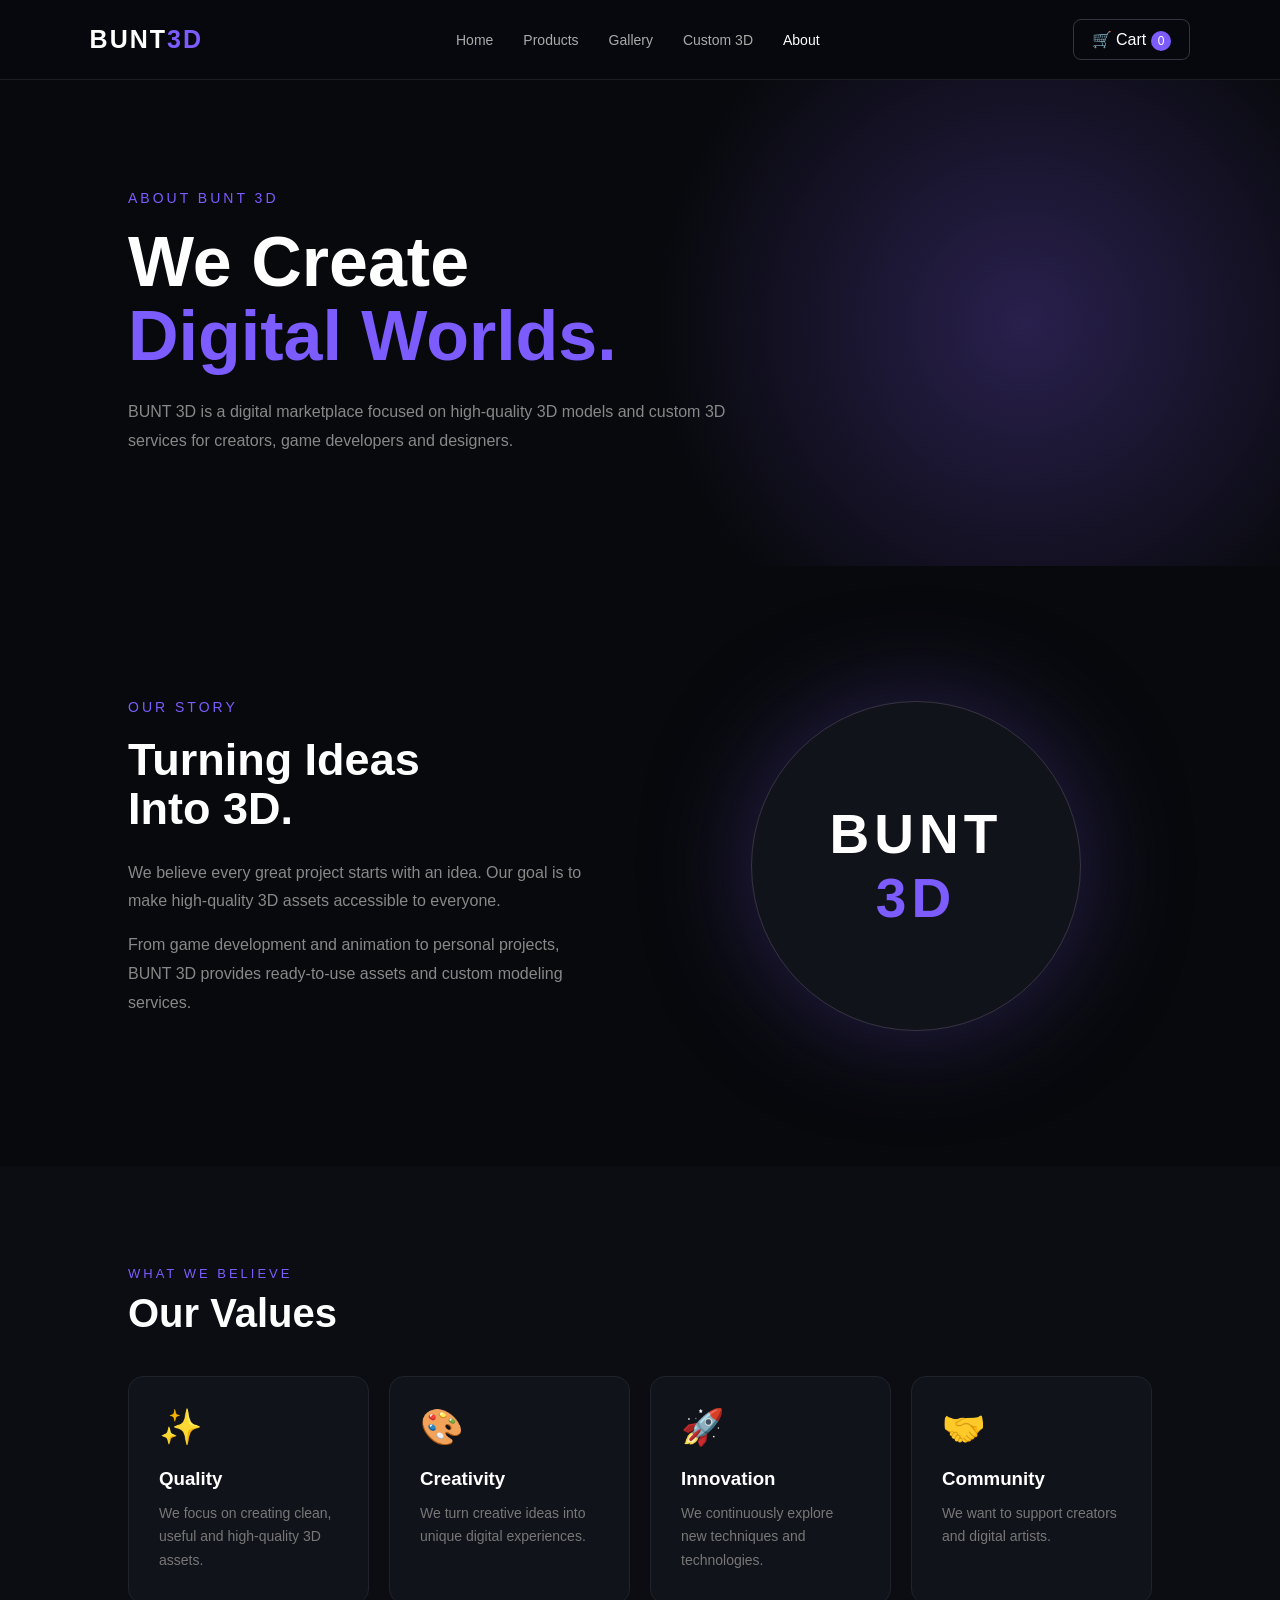
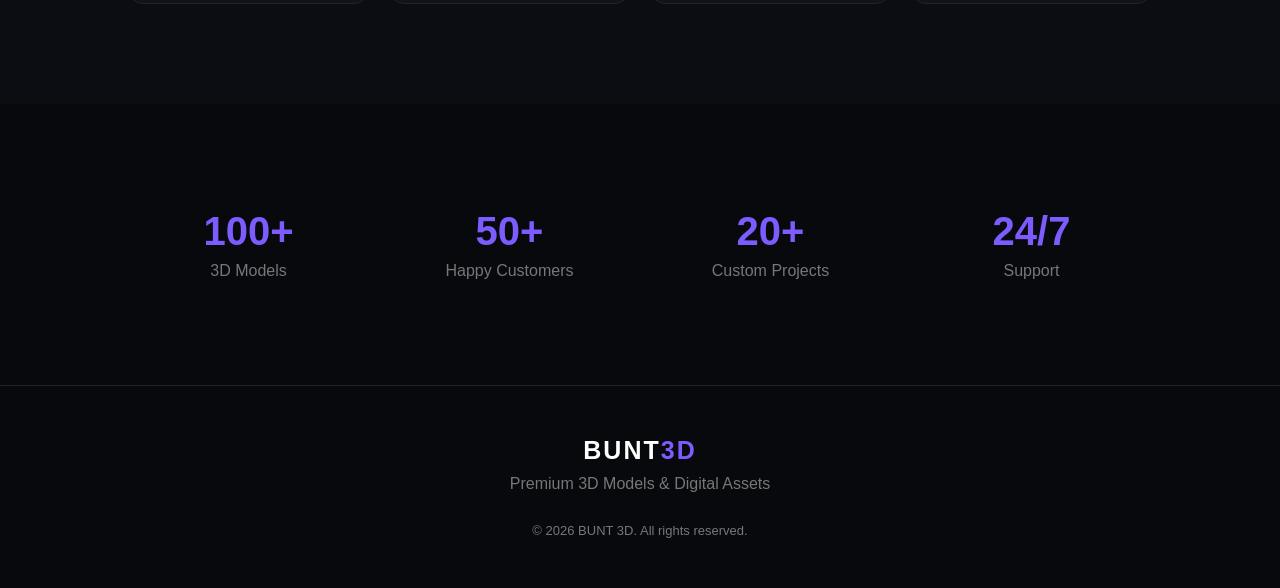
<file: about.html>
<!DOCTYPE html>
<html lang="th">

<head>
    <meta charset="UTF-8">
    <meta name="viewport" content="width=device-width, initial-scale=1.0">

    <title>About | BUNT 3D</title>

    <link rel="stylesheet" href="style.css">
</head>

<body>

    <!-- Navbar -->
    <header class="navbar">

        <div class="logo">
            BUNT<span>3D</span>
        </div>

        <nav>
            <a href="index.html">Home</a>
            <a href="products.html">Products</a>
            <a href="gallery.html">Gallery</a>
            <a href="custom.html">Custom 3D</a>
            <a href="about.html" class="active">About</a>
        </nav>

        <a href="cart.html" class="cart">
            🛒 Cart <span id="cart-count">0</span>
        </a>

    </header>


    <!-- About Hero -->
    <main class="about-page">

        <section class="about-hero">

            <p class="small-title">
                ABOUT BUNT 3D
            </p>

            <h1>
                We Create<br>
                <span>Digital Worlds.</span>
            </h1>

            <p>
                BUNT 3D is a digital marketplace focused on
                high-quality 3D models and custom 3D services
                for creators, game developers and designers.
            </p>

        </section>


        <!-- Story -->
        <section class="about-story">

            <div class="about-story-text">

                <p class="small-title">
                    OUR STORY
                </p>

                <h2>
                    Turning Ideas<br>
                    Into 3D.
                </h2>

                <p>
                    We believe every great project starts with
                    an idea. Our goal is to make high-quality
                    3D assets accessible to everyone.
                </p>

                <p>
                    From game development and animation to
                    personal projects, BUNT 3D provides
                    ready-to-use assets and custom modeling
                    services.
                </p>

            </div>


            <div class="about-visual">

                <div class="about-circle">

                    <div class="about-logo">
                        BUNT<br>
                        <span>3D</span>
                    </div>

                </div>

            </div>

        </section>


        <!-- Values -->
        <section class="values">

            <div class="section-title">

                <p>WHAT WE BELIEVE</p>

                <h2>Our Values</h2>

            </div>


            <div class="values-grid">

                <div class="value-card">

                    <div class="value-icon">
                        ✨
                    </div>

                    <h3>Quality</h3>

                    <p>
                        We focus on creating clean,
                        useful and high-quality 3D assets.
                    </p>

                </div>


                <div class="value-card">

                    <div class="value-icon">
                        🎨
                    </div>

                    <h3>Creativity</h3>

                    <p>
                        We turn creative ideas into
                        unique digital experiences.
                    </p>

                </div>


                <div class="value-card">

                    <div class="value-icon">
                        🚀
                    </div>

                    <h3>Innovation</h3>

                    <p>
                        We continuously explore new
                        techniques and technologies.
                    </p>

                </div>


                <div class="value-card">

                    <div class="value-icon">
                        🤝
                    </div>

                    <h3>Community</h3>

                    <p>
                        We want to support creators
                        and digital artists.
                    </p>

                </div>

            </div>

        </section>


        <!-- Stats -->
        <section class="stats">

            <div>
                <strong>100+</strong>
                <span>3D Models</span>
            </div>

            <div>
                <strong>50+</strong>
                <span>Happy Customers</span>
            </div>

            <div>
                <strong>20+</strong>
                <span>Custom Projects</span>
            </div>

            <div>
                <strong>24/7</strong>
                <span>Support</span>
            </div>

        </section>

    </main>


    <!-- Footer -->
    <footer>

        <div class="footer-logo">
            BUNT<span>3D</span>
        </div>

        <p>
            Premium 3D Models & Digital Assets
        </p>

        <p class="copyright">
            © 2026 BUNT 3D. All rights reserved.
        </p>

    </footer>


    <script src="script.js"></script>

</body>

</html>
</file>
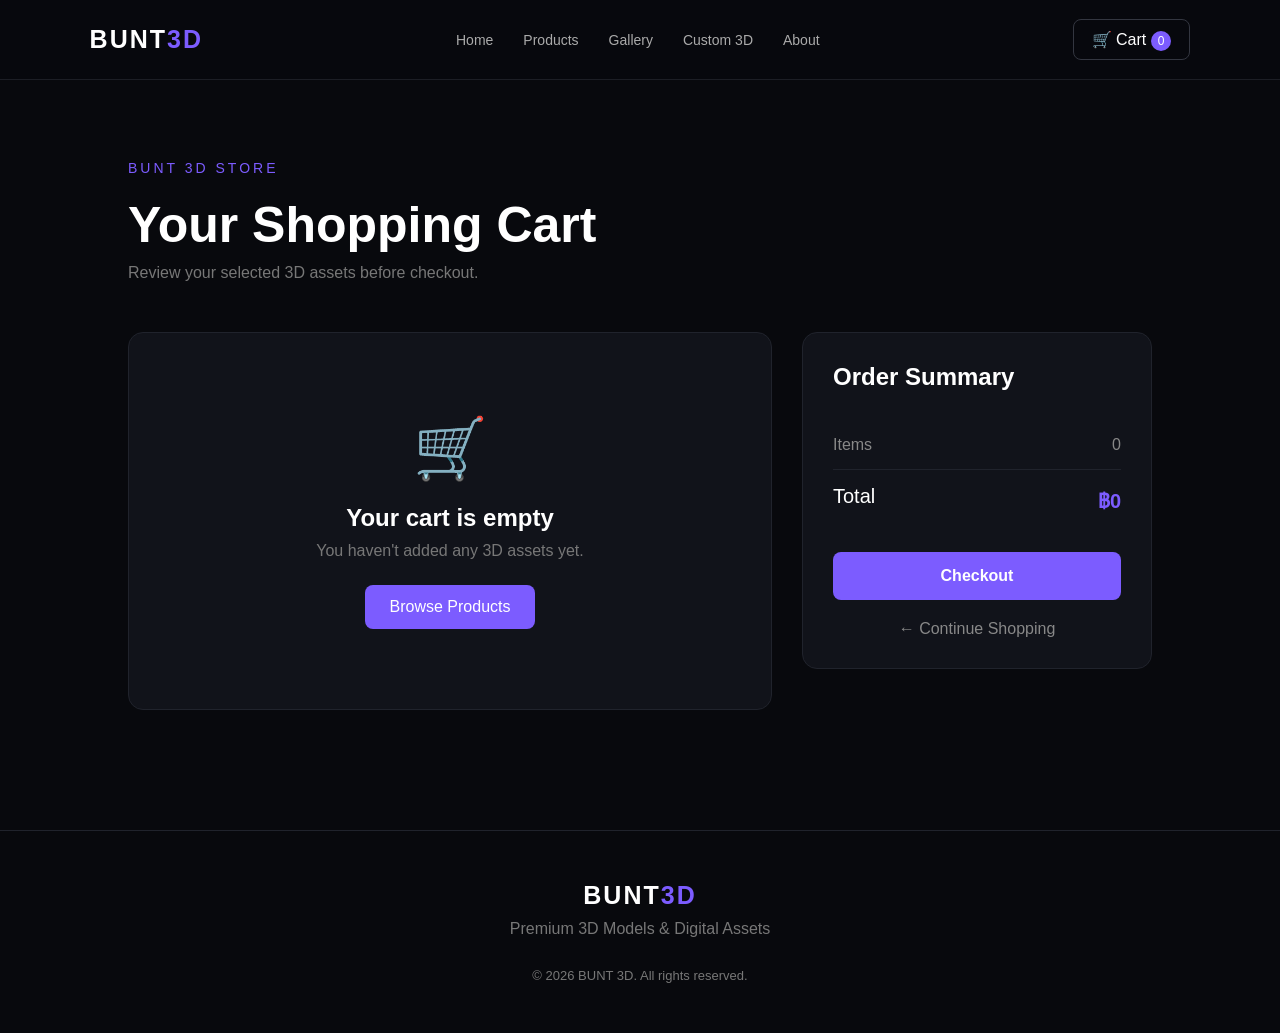
<file: cart.html>
<!DOCTYPE html>
<html lang="th">
<head>
    <meta charset="UTF-8">
    <meta name="viewport" content="width=device-width, initial-scale=1.0">

    <title>Cart | BUNT 3D</title>

    <link rel="stylesheet" href="style.css">
</head>

<body>

    <!-- Navbar -->
    <header class="navbar">

        <div class="logo">
            BUNT<span>3D</span>
        </div>

        <nav>
            <a href="index.html">Home</a>
            <a href="products.html">Products</a>
            <a href="gallery.html">Gallery</a>
            <a href="custom.html">Custom 3D</a>
            <a href="about.html">About</a>
        </nav>

        <a href="cart.html" class="cart">
            🛒 Cart <span id="cart-count">0</span>
        </a>

    </header>


    <!-- Cart -->
    <main class="cart-page">

        <div class="cart-title">
            <p class="small-title">BUNT 3D STORE</p>
            <h1>Your Shopping Cart</h1>
            <p>Review your selected 3D assets before checkout.</p>
        </div>


        <div class="cart-container">

            <!-- รายการสินค้า -->
            <div class="cart-items" id="cart-items">
            </div>


            <!-- สรุป -->
            <div class="cart-summary">

                <h2>Order Summary</h2>

                <div class="summary-row">
                    <span>Items</span>
                    <span id="summary-items">0</span>
                </div>

                <div class="summary-row total">
                    <span>Total</span>
                    <strong id="cart-total">฿0</strong>
                </div>

                <a href="checkout.html"
                   class="checkout-btn"
                   id="checkout-button">

                    Checkout

                </a>

                <a href="products.html"
                   class="continue-shopping">

                    ← Continue Shopping

                </a>

            </div>

        </div>

    </main>


    <!-- Footer -->
    <footer>

        <div class="footer-logo">
            BUNT<span>3D</span>
        </div>

        <p>Premium 3D Models & Digital Assets</p>

        <p class="copyright">
            © 2026 BUNT 3D. All rights reserved.
        </p>

    </footer>


    <script src="script.js"></script>

</body>
</html>
</file>
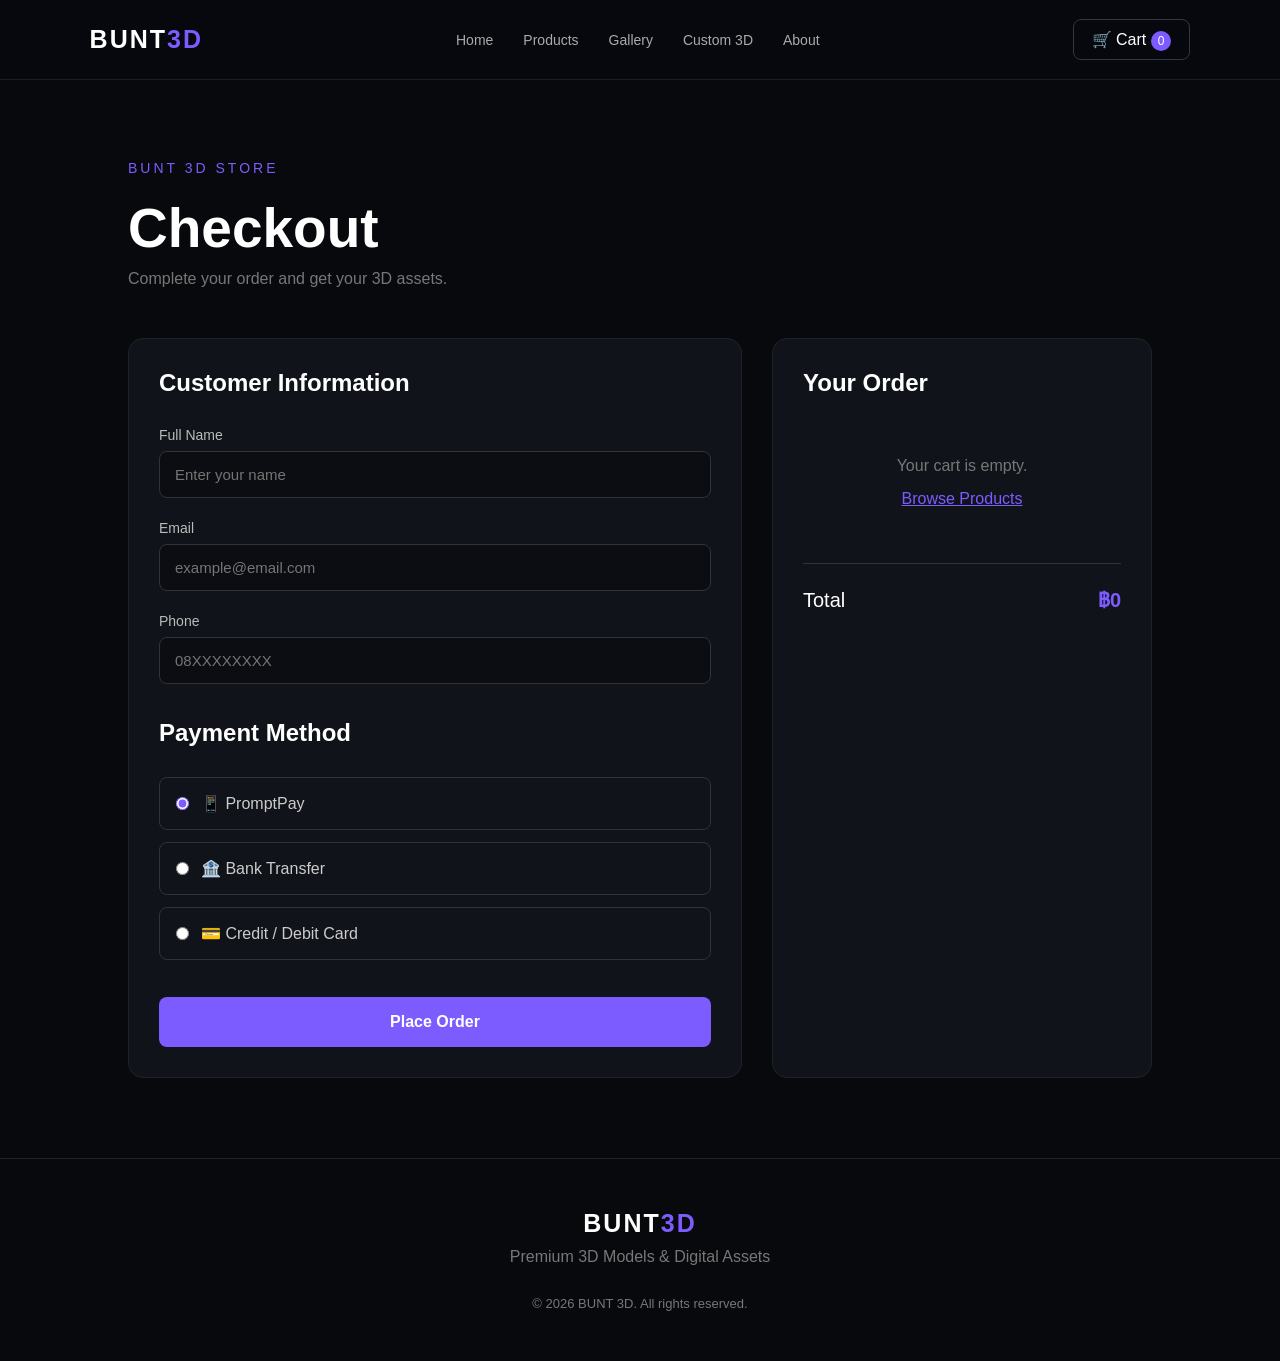
<file: checkout.html>
<!DOCTYPE html>
<html lang="th">
<head>
    <meta charset="UTF-8">
    <meta name="viewport" content="width=device-width, initial-scale=1.0">

    <title>Checkout | BUNT 3D</title>

    <link rel="stylesheet" href="style.css">
</head>

<body>

    <!-- Navbar -->
    <header class="navbar">

        <div class="logo">
            BUNT<span>3D</span>
        </div>

        <nav>
            <a href="index.html">Home</a>
            <a href="products.html">Products</a>
            <a href="gallery.html">Gallery</a>
            <a href="custom.html">Custom 3D</a>
            <a href="about.html">About</a>
        </nav>

        <a href="cart.html" class="cart">
            🛒 Cart <span id="cart-count">0</span>
        </a>

    </header>


    <!-- Checkout -->
    <main class="checkout-page">

        <div class="checkout-title">
            <p class="small-title">BUNT 3D STORE</p>

            <h1>Checkout</h1>

            <p>
                Complete your order and get your 3D assets.
            </p>
        </div>


        <div class="checkout-container">

            <!-- Customer Information -->
            <section class="checkout-form">

                <h2>Customer Information</h2>

                <form id="checkout-form">

                    <div class="form-group">

                        <label for="name">
                            Full Name
                        </label>

                        <input
                            type="text"
                            id="name"
                            placeholder="Enter your name"
                            required>

                    </div>


                    <div class="form-group">

                        <label for="email">
                            Email
                        </label>

                        <input
                            type="email"
                            id="email"
                            placeholder="example@email.com"
                            required>

                    </div>


                    <div class="form-group">

                        <label for="phone">
                            Phone
                        </label>

                        <input
                            type="tel"
                            id="phone"
                            placeholder="08XXXXXXXX"
                            required>

                    </div>


                    <h2 class="payment-title">
                        Payment Method
                    </h2>


                    <label class="payment-option">

                        <input
                            type="radio"
                            name="payment"
                            value="promptpay"
                            checked>

                        <span>
                            📱 PromptPay
                        </span>

                    </label>


                    <label class="payment-option">

                        <input
                            type="radio"
                            name="payment"
                            value="bank">

                        <span>
                            🏦 Bank Transfer
                        </span>

                    </label>


                    <label class="payment-option">

                        <input
                            type="radio"
                            name="payment"
                            value="card">

                        <span>
                            💳 Credit / Debit Card
                        </span>

                    </label>


                    <button
                        type="submit"
                        class="place-order">

                        Place Order

                    </button>

                </form>

            </section>


            <!-- Order Summary -->
            <section class="checkout-summary">

                <h2>Your Order</h2>

                <div id="checkout-items">
                </div>


                <div class="checkout-total">

                    <span>Total</span>

                    <strong id="checkout-total">
                        ฿0
                    </strong>

                </div>

            </section>

        </div>

    </main>


    <!-- Footer -->
    <footer>

        <div class="footer-logo">
            BUNT<span>3D</span>
        </div>

        <p>
            Premium 3D Models & Digital Assets
        </p>

        <p class="copyright">
            © 2026 BUNT 3D. All rights reserved.
        </p>

    </footer>


    <script src="script.js"></script>

</body>
</html>
</file>
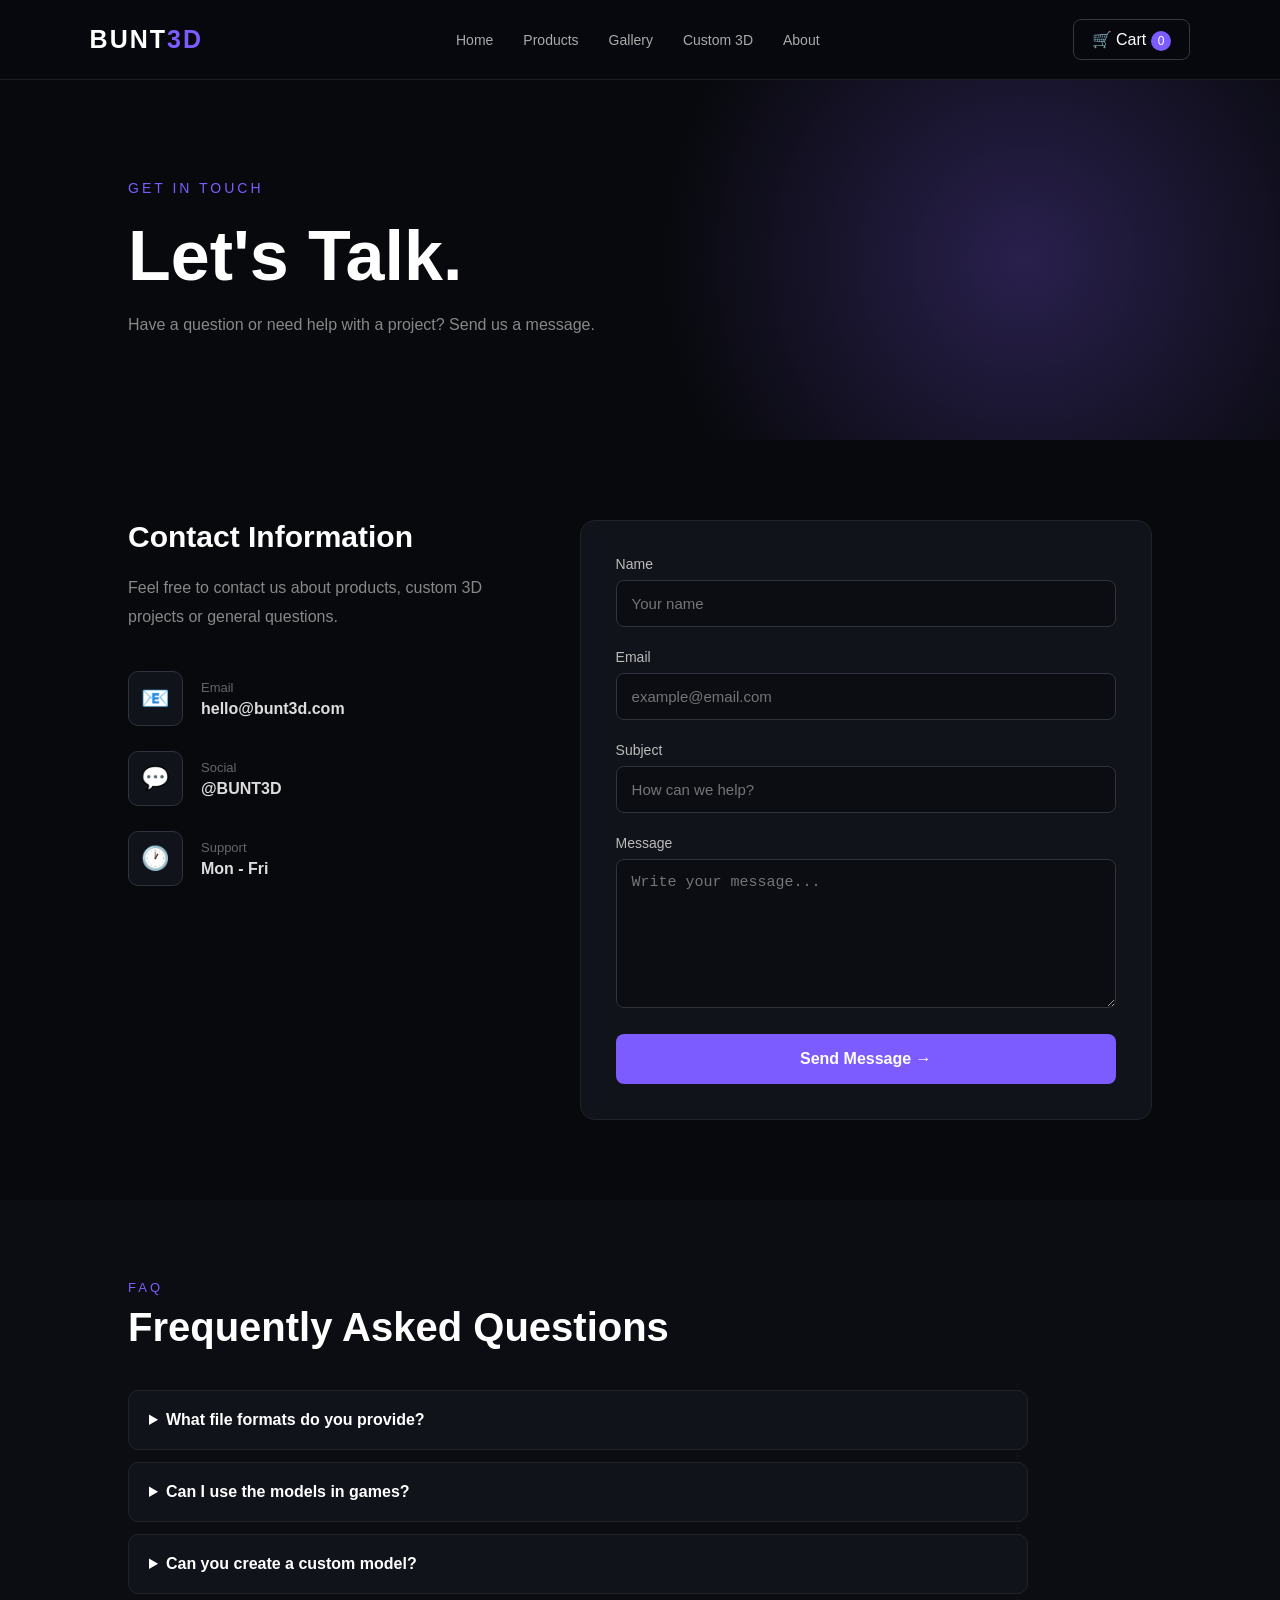
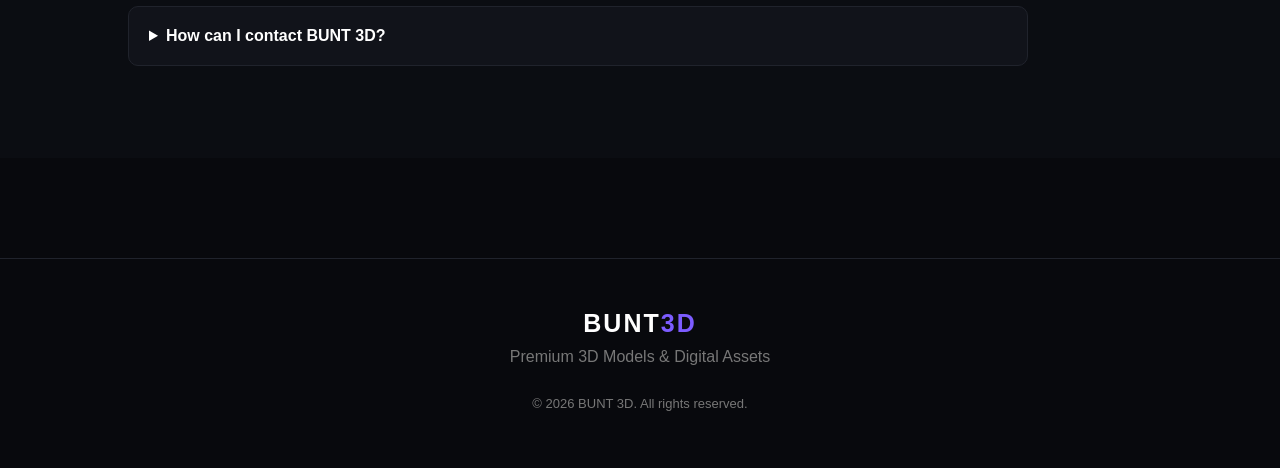
<file: contact.html>
<!DOCTYPE html>
<html lang="th">

<head>
    <meta charset="UTF-8">
    <meta name="viewport" content="width=device-width, initial-scale=1.0">

    <title>Contact | BUNT 3D</title>

    <link rel="stylesheet" href="style.css">
</head>

<body>

    <!-- Navbar -->
    <header class="navbar">

        <div class="logo">
            BUNT<span>3D</span>
        </div>

        <nav>
            <a href="index.html">Home</a>
            <a href="products.html">Products</a>
            <a href="gallery.html">Gallery</a>
            <a href="custom.html">Custom 3D</a>
            <a href="about.html">About</a>
        </nav>

        <a href="cart.html" class="cart">
            🛒 Cart <span id="cart-count">0</span>
        </a>

    </header>


    <!-- Contact -->
    <main class="contact-page">

        <section class="contact-header">

            <p class="small-title">
                GET IN TOUCH
            </p>

            <h1>
                Let's Talk.
            </h1>

            <p>
                Have a question or need help with a project?
                Send us a message.
            </p>

        </section>


        <section class="contact-container">


            <!-- Contact Information -->
            <div class="contact-info">

                <h2>
                    Contact Information
                </h2>

                <p>
                    Feel free to contact us about products,
                    custom 3D projects or general questions.
                </p>


                <div class="contact-item">

                    <div class="contact-icon">
                        📧
                    </div>

                    <div>

                        <span>Email</span>

                        <strong>
                            hello@bunt3d.com
                        </strong>

                    </div>

                </div>


                <div class="contact-item">

                    <div class="contact-icon">
                        💬
                    </div>

                    <div>

                        <span>Social</span>

                        <strong>
                            @BUNT3D
                        </strong>

                    </div>

                </div>


                <div class="contact-item">

                    <div class="contact-icon">
                        🕐
                    </div>

                    <div>

                        <span>Support</span>

                        <strong>
                            Mon - Fri
                        </strong>

                    </div>

                </div>


            </div>


            <!-- Contact Form -->
            <div class="contact-form-box">

                <form id="contact-form">


                    <div class="form-group">

                        <label for="contact-name">
                            Name
                        </label>

                        <input
                            type="text"
                            id="contact-name"
                            placeholder="Your name"
                            required>

                    </div>


                    <div class="form-group">

                        <label for="contact-email">
                            Email
                        </label>

                        <input
                            type="email"
                            id="contact-email"
                            placeholder="example@email.com"
                            required>

                    </div>


                    <div class="form-group">

                        <label for="contact-subject">
                            Subject
                        </label>

                        <input
                            type="text"
                            id="contact-subject"
                            placeholder="How can we help?"
                            required>

                    </div>


                    <div class="form-group">

                        <label for="contact-message">
                            Message
                        </label>

                        <textarea
                            id="contact-message"
                            rows="7"
                            placeholder="Write your message..."
                            required></textarea>

                    </div>


                    <button
                        type="submit"
                        class="contact-submit">

                        Send Message →

                    </button>

                </form>

            </div>

        </section>


        <!-- FAQ -->
        <section class="faq">

            <div class="section-title">

                <p>FAQ</p>

                <h2>Frequently Asked Questions</h2>

            </div>


            <div class="faq-list">

                <details>

                    <summary>
                        What file formats do you provide?
                    </summary>

                    <p>
                        Depending on the product,
                        we may provide BLEND, FBX, OBJ
                        and other common 3D formats.
                    </p>

                </details>


                <details>

                    <summary>
                        Can I use the models in games?
                    </summary>

                    <p>
                        Many of our assets are designed
                        for game development. Please check
                        the license and product information
                        before using an asset.
                    </p>

                </details>


                <details>

                    <summary>
                        Can you create a custom model?
                    </summary>

                    <p>
                        Yes. You can submit your requirements
                        through our Custom 3D page.
                    </p>

                </details>


                <details>

                    <summary>
                        How can I contact BUNT 3D?
                    </summary>

                    <p>
                        Use the contact form on this page
                        and we will receive your message.
                    </p>

                </details>

            </div>

        </section>

    </main>


    <!-- Footer -->
    <footer>

        <div class="footer-logo">
            BUNT<span>3D</span>
        </div>

        <p>
            Premium 3D Models & Digital Assets
        </p>

        <p class="copyright">
            © 2026 BUNT 3D. All rights reserved.
        </p>

    </footer>


    <script src="script.js"></script>

</body>

</html>
</file>
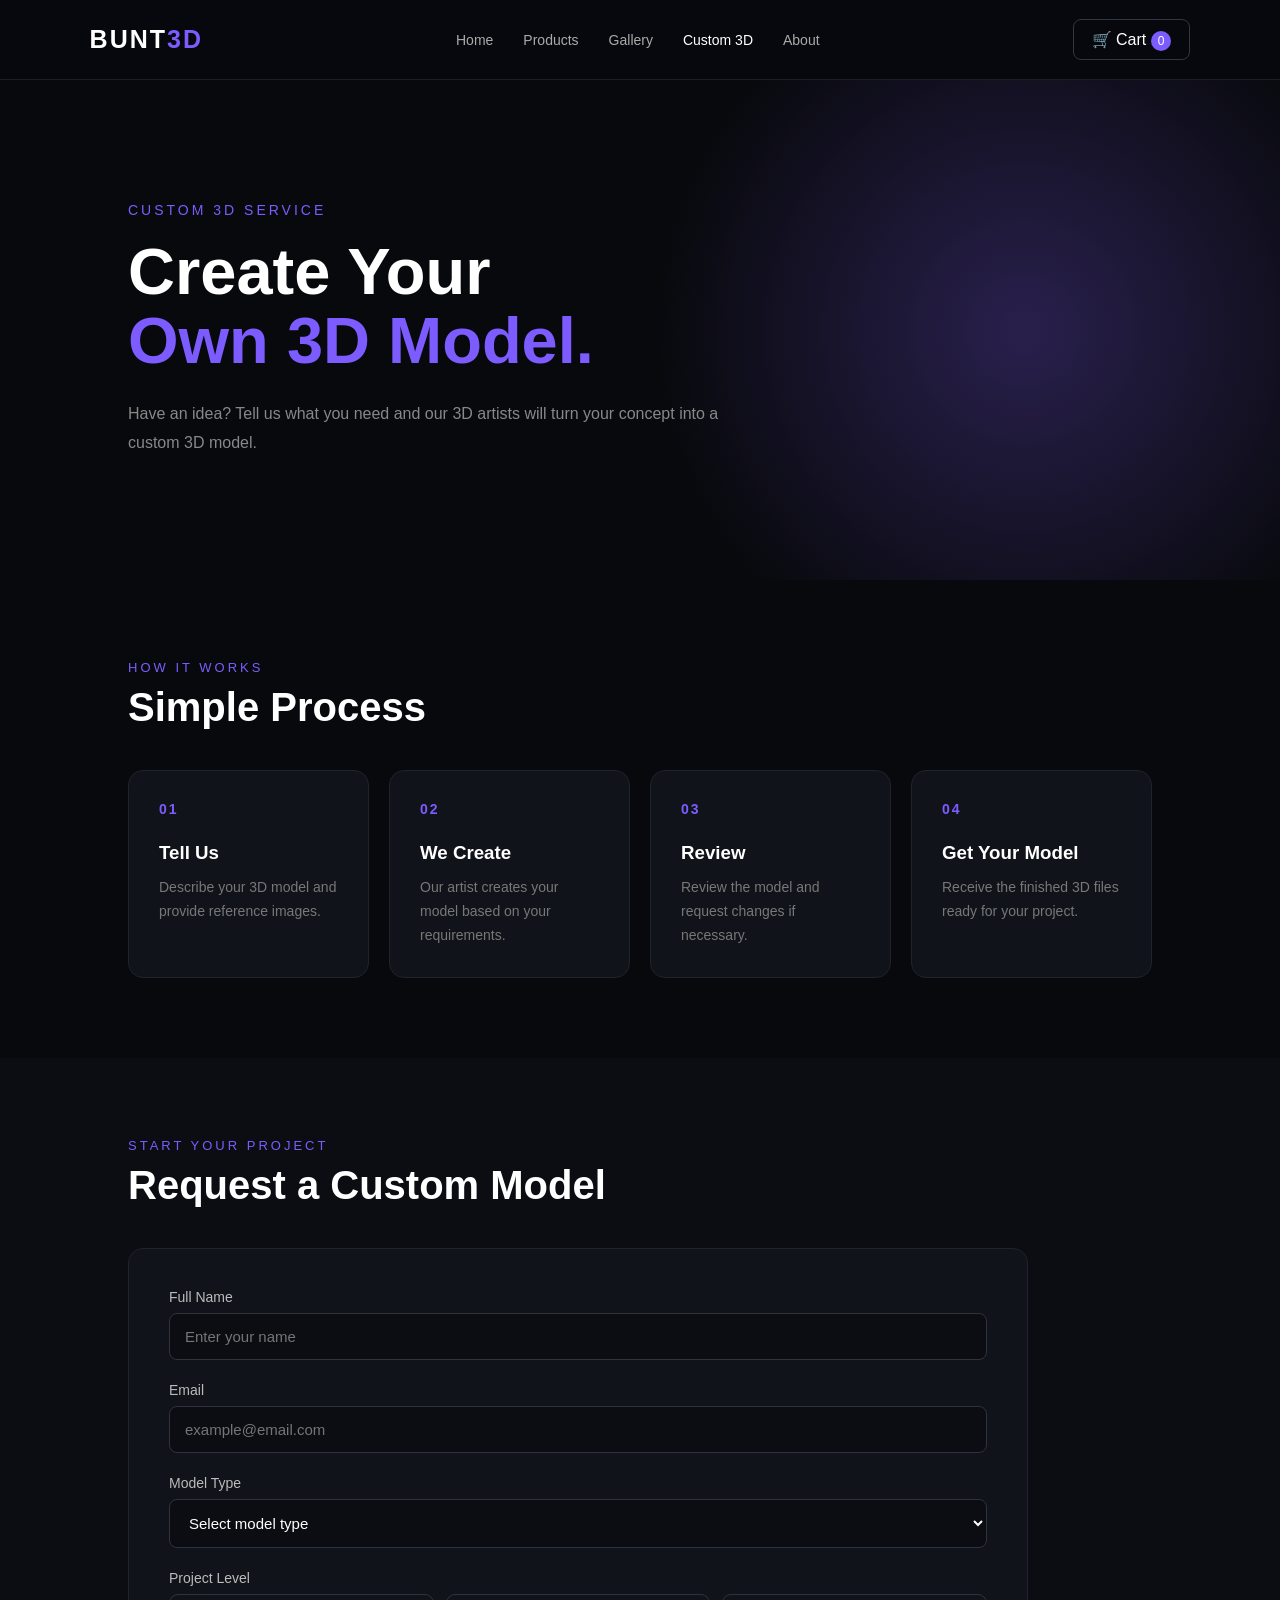
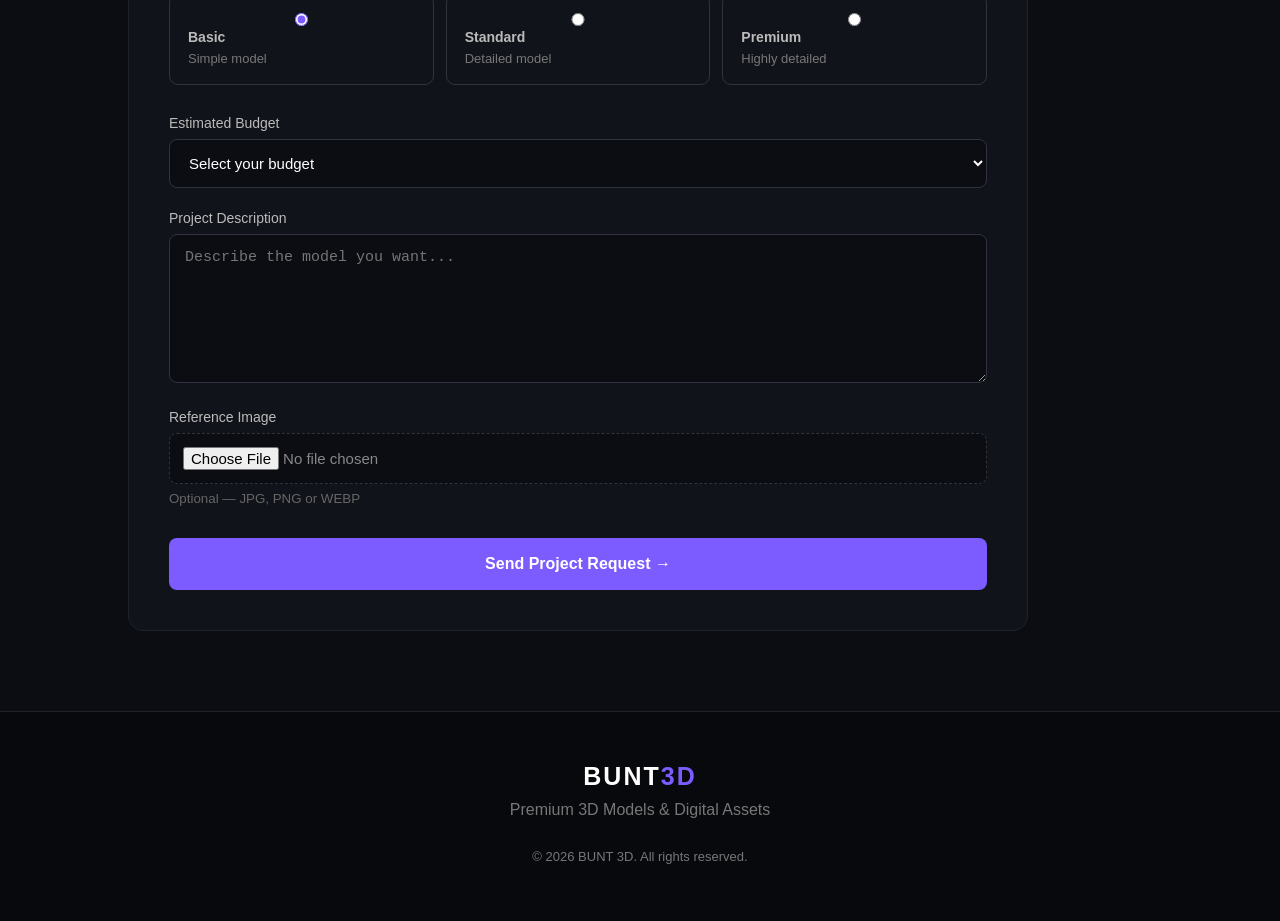
<file: custom.html>
<!DOCTYPE html>
<html lang="th">

<head>
    <meta charset="UTF-8">
    <meta name="viewport" content="width=device-width, initial-scale=1.0">

    <title>Custom 3D | BUNT 3D</title>

    <link rel="stylesheet" href="style.css">
</head>

<body>

    <!-- Navbar -->
    <header class="navbar">

        <div class="logo">
            BUNT<span>3D</span>
        </div>

        <nav>
            <a href="index.html">Home</a>
            <a href="products.html">Products</a>
            <a href="gallery.html">Gallery</a>
            <a href="custom.html" class="active">Custom 3D</a>
            <a href="about.html">About</a>
        </nav>

        <a href="cart.html" class="cart">
            🛒 Cart <span id="cart-count">0</span>
        </a>

    </header>


    <!-- Custom Hero -->
    <main class="custom-page">

        <section class="custom-hero">

            <div>

                <p class="small-title">
                    CUSTOM 3D SERVICE
                </p>

                <h1>
                    Create Your<br>
                    <span>Own 3D Model.</span>
                </h1>

                <p>
                    Have an idea? Tell us what you need and
                    our 3D artists will turn your concept into
                    a custom 3D model.
                </p>

            </div>

        </section>


        <!-- Service Steps -->
        <section class="custom-steps">

            <div class="section-title">

                <p>HOW IT WORKS</p>

                <h2>Simple Process</h2>

            </div>


            <div class="steps-grid">

                <div class="step-card">

                    <div class="step-number">
                        01
                    </div>

                    <h3>Tell Us</h3>

                    <p>
                        Describe your 3D model and
                        provide reference images.
                    </p>

                </div>


                <div class="step-card">

                    <div class="step-number">
                        02
                    </div>

                    <h3>We Create</h3>

                    <p>
                        Our artist creates your model
                        based on your requirements.
                    </p>

                </div>


                <div class="step-card">

                    <div class="step-number">
                        03
                    </div>

                    <h3>Review</h3>

                    <p>
                        Review the model and request
                        changes if necessary.
                    </p>

                </div>


                <div class="step-card">

                    <div class="step-number">
                        04
                    </div>

                    <h3>Get Your Model</h3>

                    <p>
                        Receive the finished 3D files
                        ready for your project.
                    </p>

                </div>

            </div>

        </section>


        <!-- Custom Form -->
        <section class="custom-form-section">

            <div class="section-title">

                <p>START YOUR PROJECT</p>

                <h2>Request a Custom Model</h2>

            </div>


            <form
                id="custom-form"
                class="custom-form">


                <!-- Name -->
                <div class="form-group">

                    <label for="custom-name">
                        Full Name
                    </label>

                    <input
                        type="text"
                        id="custom-name"
                        placeholder="Enter your name"
                        required>

                </div>


                <!-- Email -->
                <div class="form-group">

                    <label for="custom-email">
                        Email
                    </label>

                    <input
                        type="email"
                        id="custom-email"
                        placeholder="example@email.com"
                        required>

                </div>


                <!-- Model Type -->
                <div class="form-group">

                    <label for="model-type">
                        Model Type
                    </label>

                    <select
                        id="model-type"
                        required>

                        <option value="">
                            Select model type
                        </option>

                        <option value="character">
                            Character
                        </option>

                        <option value="vehicle">
                            Vehicle
                        </option>

                        <option value="environment">
                            Environment
                        </option>

                        <option value="weapon">
                            Weapon / Prop
                        </option>

                        <option value="other">
                            Other
                        </option>

                    </select>

                </div>


                <!-- Project Level -->
                <div class="form-group">

                    <label>
                        Project Level
                    </label>


                    <div class="level-options">

                        <label class="level-option">

                            <input
                                type="radio"
                                name="level"
                                value="basic"
                                checked>

                            <div>

                                <strong>Basic</strong>

                                <span>
                                    Simple model
                                </span>

                            </div>

                        </label>


                        <label class="level-option">

                            <input
                                type="radio"
                                name="level"
                                value="standard">

                            <div>

                                <strong>Standard</strong>

                                <span>
                                    Detailed model
                                </span>

                            </div>

                        </label>


                        <label class="level-option">

                            <input
                                type="radio"
                                name="level"
                                value="premium">

                            <div>

                                <strong>Premium</strong>

                                <span>
                                    Highly detailed
                                </span>

                            </div>

                        </label>

                    </div>

                </div>


                <!-- Budget -->
                <div class="form-group">

                    <label for="budget">
                        Estimated Budget
                    </label>

                    <select id="budget">

                        <option value="">
                            Select your budget
                        </option>

                        <option value="500-1000">
                            ฿500 - ฿1,000
                        </option>

                        <option value="1000-3000">
                            ฿1,000 - ฿3,000
                        </option>

                        <option value="3000-5000">
                            ฿3,000 - ฿5,000
                        </option>

                        <option value="5000+">
                            ฿5,000+
                        </option>

                    </select>

                </div>


                <!-- Description -->
                <div class="form-group">

                    <label for="custom-description">
                        Project Description
                    </label>

                    <textarea
                        id="custom-description"
                        rows="7"
                        placeholder="Describe the model you want..."
                        required></textarea>

                </div>


                <!-- File -->
                <div class="form-group">

                    <label for="reference">
                        Reference Image
                    </label>

                    <input
                        type="file"
                        id="reference"
                        accept="image/*">

                    <small>
                        Optional — JPG, PNG or WEBP
                    </small>

                </div>


                <!-- Submit -->
                <button
                    type="submit"
                    class="custom-submit">

                    Send Project Request →

                </button>

            </form>

        </section>

    </main>


    <!-- Footer -->
    <footer>

        <div class="footer-logo">
            BUNT<span>3D</span>
        </div>

        <p>
            Premium 3D Models & Digital Assets
        </p>

        <p class="copyright">
            © 2026 BUNT 3D. All rights reserved.
        </p>

    </footer>


    <script src="script.js"></script>

</body>

</html>
</file>
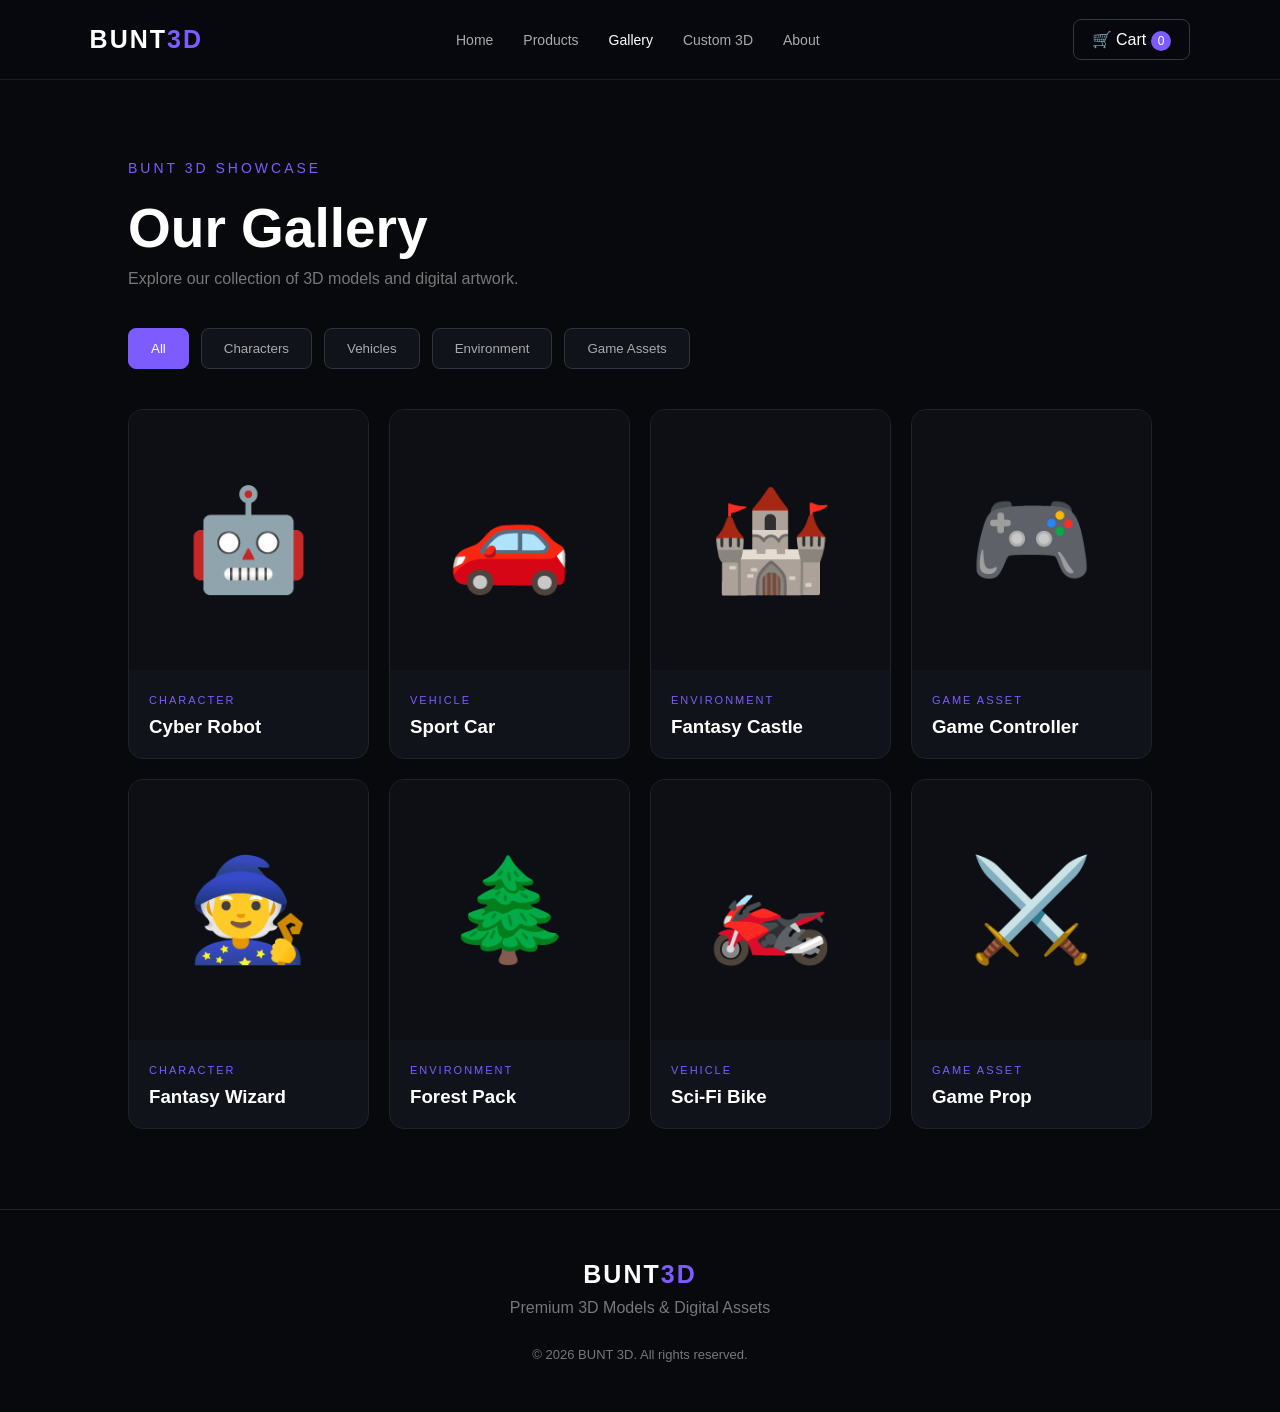
<file: gallery.html>
<!DOCTYPE html>
<html lang="th">

<head>
    <meta charset="UTF-8">
    <meta name="viewport" content="width=device-width, initial-scale=1.0">

    <title>Gallery | BUNT 3D</title>

    <link rel="stylesheet" href="style.css">
</head>

<body>

    <!-- Navbar -->
    <header class="navbar">

        <div class="logo">
            BUNT<span>3D</span>
        </div>

        <nav>
            <a href="index.html">Home</a>
            <a href="products.html">Products</a>
            <a href="gallery.html" class="active">Gallery</a>
            <a href="custom.html">Custom 3D</a>
            <a href="about.html">About</a>
        </nav>

        <a href="cart.html" class="cart">
            🛒 Cart <span id="cart-count">0</span>
        </a>

    </header>


    <!-- Gallery -->
    <main class="gallery-page">

        <div class="gallery-header">

            <p class="small-title">
                BUNT 3D SHOWCASE
            </p>

            <h1>Our Gallery</h1>

            <p>
                Explore our collection of 3D models and digital artwork.
            </p>

        </div>


        <!-- Filter -->
        <div class="gallery-filters">

            <button
                class="gallery-filter active"
                data-gallery="all">
                All
            </button>

            <button
                class="gallery-filter"
                data-gallery="character">
                Characters
            </button>

            <button
                class="gallery-filter"
                data-gallery="vehicle">
                Vehicles
            </button>

            <button
                class="gallery-filter"
                data-gallery="environment">
                Environment
            </button>

            <button
                class="gallery-filter"
                data-gallery="game">
                Game Assets
            </button>

        </div>


        <!-- Gallery Grid -->
        <div class="gallery-grid">


            <div
                class="gallery-card"
                data-gallery-category="character"
                data-title="Cyber Robot">

                <div class="gallery-image">
                    🤖
                </div>

                <div class="gallery-info">

                    <span>CHARACTER</span>

                    <h3>Cyber Robot</h3>

                </div>

            </div>


            <div
                class="gallery-card"
                data-gallery-category="vehicle"
                data-title="Sport Car">

                <div class="gallery-image">
                    🚗
                </div>

                <div class="gallery-info">

                    <span>VEHICLE</span>

                    <h3>Sport Car</h3>

                </div>

            </div>


            <div
                class="gallery-card"
                data-gallery-category="environment"
                data-title="Fantasy Castle">

                <div class="gallery-image">
                    🏰
                </div>

                <div class="gallery-info">

                    <span>ENVIRONMENT</span>

                    <h3>Fantasy Castle</h3>

                </div>

            </div>


            <div
                class="gallery-card"
                data-gallery-category="game"
                data-title="Game Controller">

                <div class="gallery-image">
                    🎮
                </div>

                <div class="gallery-info">

                    <span>GAME ASSET</span>

                    <h3>Game Controller</h3>

                </div>

            </div>


            <div
                class="gallery-card"
                data-gallery-category="character"
                data-title="Fantasy Wizard">

                <div class="gallery-image">
                    🧙
                </div>

                <div class="gallery-info">

                    <span>CHARACTER</span>

                    <h3>Fantasy Wizard</h3>

                </div>

            </div>


            <div
                class="gallery-card"
                data-gallery-category="environment"
                data-title="Forest Pack">

                <div class="gallery-image">
                    🌲
                </div>

                <div class="gallery-info">

                    <span>ENVIRONMENT</span>

                    <h3>Forest Pack</h3>

                </div>

            </div>


            <div
                class="gallery-card"
                data-gallery-category="vehicle"
                data-title="Sci-Fi Bike">

                <div class="gallery-image">
                    🏍️
                </div>

                <div class="gallery-info">

                    <span>VEHICLE</span>

                    <h3>Sci-Fi Bike</h3>

                </div>

            </div>


            <div
                class="gallery-card"
                data-gallery-category="game"
                data-title="Game Prop">

                <div class="gallery-image">
                    ⚔️
                </div>

                <div class="gallery-info">

                    <span>GAME ASSET</span>

                    <h3>Game Prop</h3>

                </div>

            </div>

        </div>

    </main>


    <!-- Image Modal -->
    <div
        class="gallery-modal"
        id="gallery-modal">

        <div class="modal-content">

            <button
                class="modal-close"
                id="modal-close">
                ×
            </button>

            <div
                class="modal-image"
                id="modal-image">
            </div>

            <h2 id="modal-title">
                Model
            </h2>

            <p>
                BUNT 3D Collection
            </p>

        </div>

    </div>


    <!-- Footer -->
    <footer>

        <div class="footer-logo">
            BUNT<span>3D</span>
        </div>

        <p>
            Premium 3D Models & Digital Assets
        </p>

        <p class="copyright">
            © 2026 BUNT 3D. All rights reserved.
        </p>

    </footer>


    <script src="script.js"></script>

</body>

</html>
</file>
<file: style.css>
* {
    margin: 0;
    padding: 0;
    box-sizing: border-box;
}

body {
    font-family: Arial, sans-serif;
    background: #08090d;
    color: white;
}


/* =========================
   NAVBAR
========================= */

.navbar {
    height: 80px;
    display: flex;
    align-items: center;
    justify-content: space-between;
    padding: 0 7%;
    border-bottom: 1px solid #1c1e25;
    background: rgba(8, 9, 13, 0.95);
}

.logo,
.footer-logo {
    font-size: 25px;
    font-weight: 900;
    letter-spacing: 2px;
}

.logo span,
.footer-logo span {
    color: #7c5cff;
}

nav {
    display: flex;
    gap: 30px;
}

nav a {
    color: #aaa;
    text-decoration: none;
    font-size: 14px;
    transition: 0.3s;
}

nav a:hover,
nav a.active {
    color: white;
}

.cart {
    text-decoration: none;
    color: white;
    border: 1px solid #333640;
    padding: 10px 18px;
    border-radius: 8px;
}


/* =========================
   HERO
========================= */

.hero {
    min-height: 650px;
    display: flex;
    align-items: center;
    justify-content: space-between;
    padding: 80px 10%;
    overflow: hidden;
}

.hero-content {
    max-width: 600px;
}

.small-title {
    color: #7c5cff;
    font-size: 14px;
    letter-spacing: 3px;
    margin-bottom: 20px;
}

.hero h1 {
    font-size: 70px;
    line-height: 1;
    letter-spacing: -3px;
}

.hero h1 span {
    color: #7c5cff;
}

.description {
    color: #999;
    line-height: 1.7;
    margin-top: 25px;
    max-width: 500px;
}

.hero-buttons {
    display: flex;
    gap: 15px;
    margin-top: 35px;
}

.btn {
    text-decoration: none;
    padding: 15px 25px;
    border-radius: 8px;
    font-weight: bold;
}

.primary {
    background: #7c5cff;
    color: white;
}

.secondary {
    border: 1px solid #333640;
    color: white;
}


/* =========================
   3D MODEL
========================= */

.hero-model {
    width: 380px;
    height: 380px;
    position: relative;
    display: flex;
    align-items: center;
    justify-content: center;
}

.model-circle {
    position: absolute;
    width: 350px;
    height: 350px;
    border-radius: 50%;
    border: 1px solid #38334e;
    box-shadow: 0 0 80px #29204d;
}

.model-card {
    position: relative;
    width: 230px;
    height: 270px;
    background: #11131a;
    border: 1px solid #373343;
    border-radius: 20px;
    display: flex;
    flex-direction: column;
    justify-content: center;
    align-items: center;
    box-shadow: 0 20px 60px #000;
    transform: rotate(-6deg);
}

.cube {
    font-size: 90px;
    color: #7c5cff;
    margin-bottom: 20px;
}

.model-card h3 {
    letter-spacing: 3px;
}

.model-card p {
    color: #777;
    margin-top: 8px;
}


/* =========================
   SECTIONS
========================= */

.categories,
.products {
    padding: 90px 10%;
}

.section-title {
    margin-bottom: 40px;
}

.section-title p {
    color: #7c5cff;
    font-size: 13px;
    letter-spacing: 3px;
}

.section-title h2 {
    font-size: 40px;
    margin-top: 10px;
}


/* =========================
   CATEGORIES
========================= */

.category-grid {
    display: grid;
    grid-template-columns: repeat(4, 1fr);
    gap: 20px;
}

.category-card {
    padding: 30px;
    background: #11131a;
    border: 1px solid #20232c;
    border-radius: 12px;
    transition: 0.3s;
}

.category-card:hover {
    transform: translateY(-8px);
    border-color: #7c5cff;
}

.category-icon {
    font-size: 40px;
    margin-bottom: 20px;
}

.category-card h3 {
    margin-bottom: 8px;
}

.category-card p {
    color: #777;
    font-size: 14px;
}


/* =========================
   PRODUCTS
========================= */

.product-grid {
    display: grid;
    grid-template-columns: repeat(3, 1fr);
    gap: 25px;
}

.product-card {
    background: #11131a;
    border: 1px solid #20232c;
    border-radius: 15px;
    overflow: hidden;
    transition: 0.3s;
}

.product-card:hover {
    transform: translateY(-8px);
    border-color: #7c5cff;
}

.product-image {
    height: 260px;
    display: flex;
    align-items: center;
    justify-content: center;
    font-size: 100px;
    background: #0d0f14;
}

.product-info {
    padding: 25px;
}

.product-info p {
    color: #777;
    font-size: 14px;
    margin-top: 7px;
}

.product-bottom {
    display: flex;
    align-items: center;
    justify-content: space-between;
    margin-top: 25px;
}

.product-bottom strong {
    color: #7c5cff;
    font-size: 20px;
}

.product-bottom a {
    color: white;
    text-decoration: none;
}


/* =========================
   FOOTER
========================= */

footer {
    border-top: 1px solid #20232c;
    padding: 50px 10%;
    text-align: center;
}

footer p {
    color: #777;
    margin-top: 10px;
}

.copyright {
    margin-top: 30px !important;
    font-size: 13px;
}


/* =========================
   RESPONSIVE
========================= */

@media (max-width: 900px) {

    nav {
        display: none;
    }

    .hero {
        flex-direction: column;
        text-align: center;
    }

    .description {
        margin-left: auto;
        margin-right: auto;
    }

    .hero-buttons {
        justify-content: center;
    }

    .category-grid {
        grid-template-columns: repeat(2, 1fr);
    }

    .product-grid {
        grid-template-columns: 1fr;
    }

    .hero h1 {
        font-size: 50px;
    }

}

@media (max-width: 500px) {

    .category-grid {
        grid-template-columns: 1fr;
    }

    .hero {
        padding: 60px 5%;
    }

    .categories,
    .products {
        padding: 60px 5%;
    }

}
/* =========================
   PRODUCTS PAGE
========================= */

.products-page {
    padding: 80px 10%;
    min-height: 800px;
}

.products-header {
    display: flex;
    justify-content: space-between;
    align-items: center;
    margin-bottom: 45px;
}

.products-header h1 {
    font-size: 55px;
    margin: 10px 0;
}

.products-header p {
    color: #777;
}


/* Filters */

.filters {
    display: flex;
    gap: 12px;
    margin-bottom: 40px;
    flex-wrap: wrap;
}

.filter-btn {
    padding: 12px 22px;
    border: 1px solid #30333d;
    background: #11131a;
    color: #aaa;
    border-radius: 8px;
    cursor: pointer;
    transition: 0.3s;
}

.filter-btn:hover,
.filter-btn.active {
    background: #7c5cff;
    color: white;
    border-color: #7c5cff;
}


/* Add Cart Button */

.add-cart {
    border: none;
    background: #7c5cff;
    color: white;
    padding: 10px 15px;
    border-radius: 7px;
    cursor: pointer;
    transition: 0.3s;
}

.add-cart:hover {
    transform: scale(1.05);
    background: #6848ee;
}


/* Cart Count */

#cart-count {
    background: #7c5cff;
    padding: 3px 7px;
    border-radius: 20px;
    font-size: 12px;
}
/* =========================
   CART PAGE
========================= */

.cart-page {
    padding: 80px 10%;
    min-height: 750px;
}

.cart-title {
    margin-bottom: 50px;
}

.cart-title h1 {
    font-size: 50px;
    margin: 10px 0;
}

.cart-title > p:last-child {
    color: #777;
}


/* Cart Layout */

.cart-container {
    display: grid;
    grid-template-columns: 1fr 350px;
    gap: 30px;
}


/* Cart Items */

.cart-items {
    display: flex;
    flex-direction: column;
    gap: 15px;
}

.cart-item {
    display: flex;
    align-items: center;
    justify-content: space-between;
    background: #11131a;
    border: 1px solid #20232c;
    border-radius: 12px;
    padding: 20px;
}

.cart-item-left {
    display: flex;
    align-items: center;
    gap: 20px;
}

.cart-item-image {
    width: 80px;
    height: 80px;
    display: flex;
    justify-content: center;
    align-items: center;
    background: #0d0f14;
    border-radius: 10px;
    font-size: 35px;
}

.cart-item h3 {
    margin-bottom: 7px;
}

.cart-item p {
    color: #777;
    font-size: 14px;
}

.cart-item-price {
    display: flex;
    align-items: center;
    gap: 20px;
}

.cart-item-price strong {
    color: #7c5cff;
    font-size: 18px;
}


/* Remove */

.remove-item {
    border: none;
    background: transparent;
    color: #777;
    cursor: pointer;
    font-size: 14px;
}

.remove-item:hover {
    color: #ff5555;
}


/* Summary */

.cart-summary {
    background: #11131a;
    border: 1px solid #20232c;
    border-radius: 15px;
    padding: 30px;
    height: fit-content;
}

.cart-summary h2 {
    margin-bottom: 30px;
}

.summary-row {
    display: flex;
    justify-content: space-between;
    color: #888;
    padding: 15px 0;
    border-bottom: 1px solid #20232c;
}

.summary-row.total {
    color: white;
    font-size: 20px;
    border-bottom: none;
}

.summary-row.total strong {
    color: #7c5cff;
}


/* Checkout */

.checkout-btn {
    display: block;
    text-align: center;
    text-decoration: none;
    background: #7c5cff;
    color: white;
    padding: 15px;
    border-radius: 8px;
    font-weight: bold;
    margin-top: 20px;
}

.checkout-btn:hover {
    background: #6848ee;
}


/* Continue */

.continue-shopping {
    display: block;
    text-align: center;
    color: #888;
    text-decoration: none;
    margin-top: 20px;
}

.continue-shopping:hover {
    color: white;
}


/* Empty Cart */

.empty-cart {
    text-align: center;
    padding: 80px 20px;
    background: #11131a;
    border: 1px solid #20232c;
    border-radius: 15px;
}

.empty-cart .empty-icon {
    font-size: 60px;
    margin-bottom: 20px;
}

.empty-cart h2 {
    margin-bottom: 10px;
}

.empty-cart p {
    color: #777;
    margin-bottom: 25px;
}

.empty-cart a {
    display: inline-block;
    background: #7c5cff;
    color: white;
    padding: 13px 25px;
    border-radius: 8px;
    text-decoration: none;
}


/* Responsive */

@media (max-width: 900px) {

    .cart-container {
        grid-template-columns: 1fr;
    }

}

@media (max-width: 600px) {

    .cart-page {
        padding: 60px 5%;
    }

    .cart-title h1 {
        font-size: 38px;
    }

    .cart-item {
        flex-direction: column;
        align-items: stretch;
        gap: 20px;
    }

    .cart-item-price {
        justify-content: space-between;
    }

}
/* =========================
   CHECKOUT PAGE
========================= */

.checkout-page {
    padding: 80px 10%;
    min-height: 800px;
}

.checkout-title {
    margin-bottom: 50px;
}

.checkout-title h1 {
    font-size: 55px;
    margin: 10px 0;
}

.checkout-title > p:last-child {
    color: #777;
}


/* Checkout Layout */

.checkout-container {
    display: grid;
    grid-template-columns: 1fr 380px;
    gap: 30px;
}


/* Form */

.checkout-form,
.checkout-summary {
    background: #11131a;
    border: 1px solid #20232c;
    border-radius: 15px;
    padding: 30px;
}

.checkout-form h2,
.checkout-summary h2 {
    margin-bottom: 30px;
}


/* Input */

.form-group {
    margin-bottom: 22px;
}

.form-group label {
    display: block;
    margin-bottom: 8px;
    color: #bbb;
    font-size: 14px;
}

.form-group input {
    width: 100%;
    padding: 14px 15px;
    background: #0b0d12;
    border: 1px solid #30333d;
    border-radius: 8px;
    color: white;
    outline: none;
    font-size: 15px;
}

.form-group input:focus {
    border-color: #7c5cff;
}


/* Payment */

.payment-title {
    margin-top: 35px;
}

.payment-option {
    display: flex;
    align-items: center;
    gap: 12px;
    padding: 16px;
    margin-bottom: 12px;
    border: 1px solid #30333d;
    border-radius: 8px;
    cursor: pointer;
    color: #ccc;
    transition: 0.3s;
}

.payment-option:hover {
    border-color: #7c5cff;
}

.payment-option input {
    accent-color: #7c5cff;
}


/* Place Order */

.place-order {
    width: 100%;
    margin-top: 25px;
    padding: 16px;
    border: none;
    border-radius: 8px;
    background: #7c5cff;
    color: white;
    font-size: 16px;
    font-weight: bold;
    cursor: pointer;
}

.place-order:hover {
    background: #6848ee;
}


/* Order Items */

.checkout-item {
    display: flex;
    justify-content: space-between;
    gap: 15px;
    padding: 15px 0;
    border-bottom: 1px solid #252832;
}

.checkout-item-name {
    color: #ddd;
}

.checkout-item-price {
    color: #7c5cff;
    font-weight: bold;
    white-space: nowrap;
}


/* Total */

.checkout-total {
    display: flex;
    justify-content: space-between;
    align-items: center;
    margin-top: 25px;
    padding-top: 20px;
    border-top: 1px solid #30333d;
    font-size: 20px;
}

.checkout-total strong {
    color: #7c5cff;
}


/* Empty */

.checkout-empty {
    text-align: center;
    color: #777;
    padding: 30px 0;
}

.checkout-empty a {
    display: inline-block;
    margin-top: 15px;
    color: #7c5cff;
}


/* Responsive */

@media (max-width: 900px) {

    .checkout-container {
        grid-template-columns: 1fr;
    }

}

@media (max-width: 600px) {

    .checkout-page {
        padding: 60px 5%;
    }

    .checkout-title h1 {
        font-size: 40px;
    }

}
/* =========================
   PRODUCT DETAIL
========================= */

.detail-page {
    padding: 80px 10%;
    min-height: 900px;
}

.detail-container {
    display: grid;
    grid-template-columns: 1.1fr 1fr;
    gap: 70px;
    align-items: start;
}


/* Preview */

.detail-preview {
    width: 100%;
}

.preview-box {
    height: 520px;
    background: #11131a;
    border: 1px solid #20232c;
    border-radius: 20px;

    display: flex;
    align-items: center;
    justify-content: center;

    position: relative;

    overflow: hidden;
}

.preview-box::before {
    content: "";
    position: absolute;

    width: 350px;
    height: 350px;

    border-radius: 50%;

    border: 1px solid #38334e;

    box-shadow:
        0 0 100px #29204d;
}

.preview-model {
    position: relative;
    font-size: 180px;

    filter:
        drop-shadow(0 20px 30px #000);
}

.preview-label {
    position: absolute;
    bottom: 20px;
    left: 20px;

    color: #777;
    font-size: 12px;
    letter-spacing: 2px;
}


/* Thumbnails */

.preview-thumbnails {
    display: flex;
    gap: 12px;
    margin-top: 15px;
}

.thumbnail {
    width: 75px;
    height: 75px;

    display: flex;
    align-items: center;
    justify-content: center;

    background: #11131a;

    border: 1px solid #20232c;

    border-radius: 10px;

    font-size: 30px;

    cursor: pointer;
}

.thumbnail:hover,
.thumbnail.active {
    border-color: #7c5cff;
}


/* Product Info */

.detail-info {
    padding-top: 10px;
}

.detail-info h1 {
    font-size: 55px;
    margin: 10px 0 15px;
}

.rating {
    color: #7c5cff;
    margin-bottom: 25px;
}

.rating span {
    color: #777;
    margin-left: 10px;
    font-size: 14px;
}

.detail-price {
    font-size: 38px;
    font-weight: bold;
    color: #7c5cff;

    margin-bottom: 25px;
}

.detail-description {
    color: #888;
    line-height: 1.8;
    max-width: 500px;
}


/* Features */

.features {
    margin-top: 30px;

    display: grid;
    grid-template-columns: 1fr 1fr;

    gap: 12px;
}

.features div {
    padding: 18px;

    background: #11131a;

    border: 1px solid #20232c;

    border-radius: 10px;
}

.features strong {
    display: block;
    font-size: 13px;
    color: #777;
    margin-bottom: 7px;
}

.features span {
    color: #ddd;
    font-size: 14px;
}


/* Add Cart */

.detail-add-cart {
    width: 100%;

    margin-top: 30px;

    padding: 17px;

    border: none;

    border-radius: 9px;

    background: #7c5cff;

    color: white;

    font-size: 16px;

    font-weight: bold;

    cursor: pointer;

    transition: 0.3s;
}

.detail-add-cart:hover {
    background: #6848ee;
    transform: translateY(-2px);
}


/* Back */

.back-products {
    display: block;

    text-align: center;

    color: #777;

    text-decoration: none;

    margin-top: 20px;
}

.back-products:hover {
    color: white;
}


/* Description */

.product-description {
    margin-top: 100px;

    padding-top: 60px;

    border-top: 1px solid #20232c;
}

.product-description h2 {
    font-size: 35px;
    margin-bottom: 20px;
}

.product-description > p {
    color: #888;
    line-height: 1.8;
    max-width: 800px;
}


/* Columns */

.detail-columns {
    display: grid;

    grid-template-columns: 1fr 1fr;

    gap: 50px;

    margin-top: 40px;
}

.detail-columns h3 {
    margin-bottom: 20px;
}

.detail-columns ul {
    list-style: none;
    padding: 0;
}

.detail-columns li {
    color: #888;
    padding: 10px 0;
}


/* Responsive */

@media (max-width: 900px) {

    .detail-container {
        grid-template-columns: 1fr;
    }

    .detail-info h1 {
        font-size: 42px;
    }

}

@media (max-width: 600px) {

    .detail-page {
        padding: 60px 5%;
    }

    .preview-box {
        height: 400px;
    }

    .preview-model {
        font-size: 120px;
    }

    .features {
        grid-template-columns: 1fr;
    }

    .detail-columns {
        grid-template-columns: 1fr;
    }

}
/* =========================
   GALLERY
========================= */

.gallery-page {
    padding: 80px 10%;
    min-height: 900px;
}

.gallery-header {
    margin-bottom: 40px;
}

.gallery-header h1 {
    font-size: 55px;
    margin: 10px 0;
}

.gallery-header > p:last-child {
    color: #777;
}


/* Filters */

.gallery-filters {
    display: flex;
    gap: 12px;
    flex-wrap: wrap;
    margin-bottom: 40px;
}

.gallery-filter {
    padding: 12px 22px;

    background: #11131a;

    border: 1px solid #30333d;

    border-radius: 8px;

    color: #aaa;

    cursor: pointer;

    transition: 0.3s;
}

.gallery-filter:hover,
.gallery-filter.active {
    background: #7c5cff;
    border-color: #7c5cff;
    color: white;
}


/* Grid */

.gallery-grid {
    display: grid;

    grid-template-columns:
        repeat(4, 1fr);

    gap: 20px;
}


/* Card */

.gallery-card {
    background: #11131a;

    border: 1px solid #20232c;

    border-radius: 15px;

    overflow: hidden;

    cursor: pointer;

    transition: 0.3s;
}

.gallery-card:hover {
    transform: translateY(-8px);

    border-color: #7c5cff;

    box-shadow:
        0 15px 40px rgba(0, 0, 0, 0.3);
}


/* Image */

.gallery-image {
    height: 260px;

    display: flex;

    align-items: center;

    justify-content: center;

    background: #0d0f14;

    font-size: 100px;

    transition: 0.3s;
}

.gallery-card:hover .gallery-image {
    transform: scale(1.05);
}


/* Info */

.gallery-info {
    padding: 20px;
}

.gallery-info span {
    color: #7c5cff;

    font-size: 11px;

    letter-spacing: 2px;
}

.gallery-info h3 {
    margin-top: 8px;
}


/* Modal */

.gallery-modal {
    position: fixed;

    inset: 0;

    display: none;

    align-items: center;

    justify-content: center;

    background: rgba(0, 0, 0, 0.85);

    z-index: 999;
}

.gallery-modal.show {
    display: flex;
}

.modal-content {
    width: 600px;

    max-width: 90%;

    background: #11131a;

    border: 1px solid #30333d;

    border-radius: 15px;

    padding: 30px;

    text-align: center;

    position: relative;
}

.modal-image {
    height: 400px;

    display: flex;

    align-items: center;

    justify-content: center;

    background: #0d0f14;

    border-radius: 10px;

    font-size: 160px;

    margin-bottom: 25px;
}

.modal-content h2 {
    margin-bottom: 8px;
}

.modal-content p {
    color: #777;
}


/* Close */

.modal-close {
    position: absolute;

    right: 15px;

    top: 10px;

    width: 40px;

    height: 40px;

    border: none;

    background: transparent;

    color: white;

    font-size: 30px;

    cursor: pointer;

    z-index: 2;
}


/* Responsive */

@media (max-width: 1000px) {

    .gallery-grid {
        grid-template-columns:
            repeat(2, 1fr);
    }

}

@media (max-width: 600px) {

    .gallery-page {
        padding: 60px 5%;
    }

    .gallery-header h1 {
        font-size: 40px;
    }

    .gallery-grid {
        grid-template-columns: 1fr;
    }

}
/* =========================
   CUSTOM 3D
========================= */

.custom-page {
    min-height: 1000px;
}


/* Hero */

.custom-hero {
    padding: 100px 10%;
    min-height: 500px;

    display: flex;
    align-items: center;

    background:
        radial-gradient(
            circle at 80% 50%,
            #29204d 0%,
            transparent 35%
        );
}

.custom-hero h1 {
    font-size: 65px;
    line-height: 1.05;
    margin: 15px 0 25px;
}

.custom-hero h1 span {
    color: #7c5cff;
}

.custom-hero p:not(.small-title) {
    max-width: 600px;
    color: #888;
    line-height: 1.8;
}


/* Steps */

.custom-steps {
    padding: 80px 10%;
}

.steps-grid {
    display: grid;

    grid-template-columns:
        repeat(4, 1fr);

    gap: 20px;
}

.step-card {
    background: #11131a;

    border: 1px solid #20232c;

    border-radius: 15px;

    padding: 30px;

    transition: 0.3s;
}

.step-card:hover {
    transform: translateY(-7px);
    border-color: #7c5cff;
}

.step-number {
    color: #7c5cff;

    font-size: 14px;

    font-weight: bold;

    letter-spacing: 2px;

    margin-bottom: 25px;
}

.step-card h3 {
    margin-bottom: 12px;
}

.step-card p {
    color: #777;

    font-size: 14px;

    line-height: 1.7;
}


/* Form Section */

.custom-form-section {
    padding: 80px 10%;

    background: #0b0d12;
}

.custom-form {
    max-width: 900px;

    background: #11131a;

    border: 1px solid #20232c;

    border-radius: 15px;

    padding: 40px;
}


/* Select */

.form-group select,
.form-group textarea {
    width: 100%;

    padding: 14px 15px;

    background: #0b0d12;

    border: 1px solid #30333d;

    border-radius: 8px;

    color: white;

    outline: none;

    font-size: 15px;
}

.form-group select:focus,
.form-group textarea:focus {
    border-color: #7c5cff;
}

.form-group textarea {
    resize: vertical;
}


/* File */

.form-group input[type="file"] {
    width: 100%;

    padding: 13px;

    background: #0b0d12;

    border: 1px dashed #30333d;

    border-radius: 8px;

    color: #888;

    cursor: pointer;
}

.form-group small {
    display: block;

    color: #666;

    margin-top: 7px;
}


/* Level */

.level-options {
    display: grid;

    grid-template-columns:
        repeat(3, 1fr);

    gap: 12px;
}

.level-option {
    display: flex;

    align-items: center;

    gap: 12px;

    padding: 18px;

    border: 1px solid #30333d;

    border-radius: 9px;

    cursor: pointer;

    transition: 0.3s;
}

.level-option:hover {
    border-color: #7c5cff;
}

.level-option input {
    accent-color: #7c5cff;
}

.level-option strong {
    display: block;

    margin-bottom: 5px;
}

.level-option span {
    color: #777;

    font-size: 13px;
}


/* Submit */

.custom-submit {
    width: 100%;

    margin-top: 10px;

    padding: 17px;

    border: none;

    border-radius: 8px;

    background: #7c5cff;

    color: white;

    font-size: 16px;

    font-weight: bold;

    cursor: pointer;

    transition: 0.3s;
}

.custom-submit:hover {
    background: #6848ee;

    transform: translateY(-2px);
}


/* Responsive */

@media (max-width: 1000px) {

    .steps-grid {
        grid-template-columns:
            repeat(2, 1fr);
    }

}

@media (max-width: 700px) {

    .custom-hero {
        padding: 70px 5%;
    }

    .custom-hero h1 {
        font-size: 45px;
    }

    .custom-steps,
    .custom-form-section {
        padding: 60px 5%;
    }

    .steps-grid {
        grid-template-columns: 1fr;
    }

    .level-options {
        grid-template-columns: 1fr;
    }

    .custom-form {
        padding: 25px;
    }

}
/* =========================
   ABOUT PAGE
========================= */

.about-page {
    min-height: 1000px;
}


/* Hero */

.about-hero {
    padding: 110px 10%;

    background:
        radial-gradient(
            circle at 80% 50%,
            #29204d 0%,
            transparent 35%
        );
}

.about-hero h1 {
    font-size: 70px;
    line-height: 1.05;
    margin: 15px 0 25px;
}

.about-hero h1 span {
    color: #7c5cff;
}

.about-hero > p:last-child {
    max-width: 650px;

    color: #888;

    line-height: 1.8;
}


/* Story */

.about-story {
    padding: 100px 10%;

    display: grid;

    grid-template-columns: 1fr 1fr;

    gap: 80px;

    align-items: center;
}

.about-story-text h2 {
    font-size: 45px;

    line-height: 1.1;

    margin: 15px 0 25px;
}

.about-story-text p:not(.small-title) {
    color: #888;

    line-height: 1.8;

    margin-bottom: 15px;

    max-width: 550px;
}


/* Visual */

.about-visual {
    display: flex;

    align-items: center;

    justify-content: center;

    min-height: 400px;
}

.about-circle {
    width: 330px;

    height: 330px;

    border-radius: 50%;

    display: flex;

    align-items: center;

    justify-content: center;

    background: #11131a;

    border: 1px solid #373343;

    box-shadow:
        0 0 100px #29204d;
}

.about-logo {
    font-size: 55px;

    font-weight: 900;

    text-align: center;

    letter-spacing: 5px;
}

.about-logo span {
    color: #7c5cff;
}


/* Values */

.values {
    padding: 100px 10%;

    background: #0b0d12;
}

.values-grid {
    display: grid;

    grid-template-columns:
        repeat(4, 1fr);

    gap: 20px;
}

.value-card {
    padding: 30px;

    background: #11131a;

    border: 1px solid #20232c;

    border-radius: 15px;

    transition: 0.3s;
}

.value-card:hover {
    transform: translateY(-7px);

    border-color: #7c5cff;
}

.value-icon {
    font-size: 35px;

    margin-bottom: 20px;
}

.value-card h3 {
    margin-bottom: 12px;
}

.value-card p {
    color: #777;

    font-size: 14px;

    line-height: 1.7;
}


/* Stats */

.stats {
    padding: 80px 10%;

    display: grid;

    grid-template-columns:
        repeat(4, 1fr);

    gap: 20px;

    text-align: center;
}

.stats div {
    padding: 25px;
}

.stats strong {
    display: block;

    color: #7c5cff;

    font-size: 40px;
}

.stats span {
    display: block;

    color: #777;

    margin-top: 8px;
}


/* Responsive */

@media (max-width: 900px) {

    .about-story {
        grid-template-columns: 1fr;
    }

    .values-grid {
        grid-template-columns:
            repeat(2, 1fr);
    }

    .stats {
        grid-template-columns:
            repeat(2, 1fr);
    }

}

@media (max-width: 600px) {

    .about-hero {
        padding: 70px 5%;
    }

    .about-hero h1 {
        font-size: 48px;
    }

    .about-story,
    .values {
        padding: 70px 5%;
    }

    .values-grid,
    .stats {
        grid-template-columns: 1fr;
    }

    .about-circle {
        width: 260px;
        height: 260px;
    }

}
/* =========================
   CONTACT
========================= */

.contact-page {
    min-height: 1000px;
    padding-bottom: 100px;
}


/* Header */

.contact-header {
    padding: 100px 10%;

    background:
        radial-gradient(
            circle at 80% 50%,
            #29204d 0%,
            transparent 35%
        );
}

.contact-header h1 {
    font-size: 70px;

    margin: 15px 0;
}

.contact-header > p:last-child {
    color: #888;

    line-height: 1.8;
}


/* Container */

.contact-container {
    padding: 80px 10%;

    display: grid;

    grid-template-columns:
        0.8fr 1.2fr;

    gap: 70px;
}


/* Information */

.contact-info h2 {
    font-size: 30px;

    margin-bottom: 20px;
}

.contact-info > p {
    color: #888;

    line-height: 1.8;

    margin-bottom: 40px;
}


/* Contact Item */

.contact-item {
    display: flex;

    align-items: center;

    gap: 18px;

    margin-bottom: 25px;
}

.contact-icon {
    width: 55px;

    height: 55px;

    display: flex;

    align-items: center;

    justify-content: center;

    background: #11131a;

    border: 1px solid #30333d;

    border-radius: 10px;

    font-size: 23px;
}

.contact-item span {
    display: block;

    color: #666;

    font-size: 13px;

    margin-bottom: 5px;
}

.contact-item strong {
    display: block;

    color: #ddd;
}


/* Form */

.contact-form-box {
    background: #11131a;

    border: 1px solid #20232c;

    border-radius: 15px;

    padding: 35px;
}

.contact-submit {
    width: 100%;

    padding: 16px;

    border: none;

    border-radius: 8px;

    background: #7c5cff;

    color: white;

    font-size: 16px;

    font-weight: bold;

    cursor: pointer;
}

.contact-submit:hover {
    background: #6848ee;
}


/* FAQ */

.faq {
    padding: 80px 10%;

    background: #0b0d12;
}

.faq-list {
    max-width: 900px;
}

.faq details {
    background: #11131a;

    border: 1px solid #20232c;

    border-radius: 10px;

    margin-bottom: 12px;

    padding: 20px;
}

.faq summary {
    cursor: pointer;

    font-weight: bold;
}

.faq details p {
    color: #888;

    line-height: 1.7;

    margin-top: 15px;
}


/* Responsive */

@media (max-width: 900px) {

    .contact-container {
        grid-template-columns: 1fr;
    }

}

@media (max-width: 600px) {

    .contact-header {
        padding: 70px 5%;
    }

    .contact-header h1 {
        font-size: 48px;
    }

    .contact-container,
    .faq {
        padding: 60px 5%;
    }

    .contact-form-box {
        padding: 25px;
    }

}
/* =========================
   PRODUCTS PAGE
========================= */

.products-page {
    padding: 80px 10%;
    min-height: 1000px;
}

.products-header {
    margin-bottom: 45px;
}

.products-header h1 {
    font-size: 60px;
    margin: 10px 0;
}

.products-header > p:last-child {
    color: #888;
}


/* Tools */

.product-tools {
    display: grid;

    grid-template-columns:
        1fr 220px 220px;

    gap: 15px;

    margin-bottom: 40px;
}

.search-box {
    display: flex;

    align-items: center;

    gap: 10px;

    padding: 0 15px;

    background: #11131a;

    border: 1px solid #30333d;

    border-radius: 8px;
}

.search-box input {
    width: 100%;

    padding: 14px 0;

    background: transparent;

    border: none;

    outline: none;

    color: white;

    font-size: 15px;
}

.product-tools select {
    padding: 14px;

    background: #11131a;

    border: 1px solid #30333d;

    border-radius: 8px;

    color: #aaa;

    outline: none;

    cursor: pointer;
}


/* Grid */

.products-grid {
    display: grid;

    grid-template-columns:
        repeat(3, 1fr);

    gap: 25px;
}


/* Card */

.product-card {
    background: #11131a;

    border: 1px solid #20232c;

    border-radius: 15px;

    overflow: hidden;

    transition: 0.3s;
}

.product-card:hover {
    transform: translateY(-8px);

    border-color: #7c5cff;

    box-shadow:
        0 20px 50px rgba(0, 0, 0, 0.25);
}


/* Image */

.product-image {
    height: 300px;

    display: flex;

    align-items: center;

    justify-content: center;

    background: #0d0f14;

    position: relative;

    text-decoration: none;

    overflow: hidden;
}

.product-image span {
    font-size: 110px;

    transition: 0.3s;
}

.product-card:hover .product-image span {
    transform: scale(1.12);
}


/* Badge */

.product-badge {
    position: absolute;

    top: 15px;

    left: 15px;

    padding: 6px 10px;

    background: #7c5cff;

    color: white;

    border-radius: 5px;

    font-size: 10px;

    font-weight: bold;
}


/* Content */

.product-content {
    padding: 22px;
}

.product-category {
    color: #7c5cff;

    font-size: 10px;

    letter-spacing: 2px;
}

.product-content h3 {
    margin: 8px 0;
}

.product-content p {
    color: #777;

    font-size: 13px;

    margin-bottom: 20px;
}


/* Bottom */

.product-bottom {
    display: flex;

    align-items: center;

    justify-content: space-between;
}

.product-bottom strong {
    font-size: 20px;
}

.add-cart {
    width: 38px;

    height: 38px;

    border: 1px solid #30333d;

    border-radius: 8px;

    background: #171922;

    color: white;

    font-size: 22px;

    cursor: pointer;

    transition: 0.3s;
}

.add-cart:hover {
    background: #7c5cff;

    border-color: #7c5cff;
}


/* Empty */

.products-empty {
    display: none;

    text-align: center;

    padding: 100px 20px;

    color: #777;
}

.products-empty h3 {
    color: white;

    margin-bottom: 10px;
}


/* Responsive */

@media (max-width: 1000px) {

    .products-grid {
        grid-template-columns:
            repeat(2, 1fr);
    }

    .product-tools {
        grid-template-columns: 1fr 1fr;
    }

    .search-box {
        grid-column: 1 / -1;
    }

}

@media (max-width: 600px) {

    .products-page {
        padding: 60px 5%;
    }

    .products-header h1 {
        font-size: 45px;
    }

    .product-tools {
        grid-template-columns: 1fr;
    }

    .search-box {
        grid-column: auto;
    }

    .products-grid {
        grid-template-columns: 1fr;
    }

}
/* =========================
   PRODUCT DETAIL
========================= */

.detail-page {
    padding: 80px 10%;
}

.detail-container {
    display: grid;
    grid-template-columns: 1.1fr 0.9fr;
    gap: 60px;
    align-items: start;
}


/* Main Image */

.preview-box {
    height: 550px;
    position: relative;
    overflow: hidden;
    border-radius: 15px;
    background: #0d0f14;
    border: 1px solid #20232c;
}

.preview-box img {
    width: 100%;
    height: 100%;
    object-fit: cover;
    display: block;
}


/* Label */

.preview-label {
    position: absolute;
    bottom: 20px;
    left: 20px;

    padding: 8px 13px;

    background: rgba(0, 0, 0, 0.7);

    border-radius: 6px;

    font-size: 11px;
    letter-spacing: 2px;
}


/* Thumbnails */

.preview-thumbnails {
    display: grid;
    grid-template-columns: repeat(3, 1fr);
    gap: 12px;
    margin-top: 15px;
}

.thumbnail {
    height: 110px;
    padding: 0;
    overflow: hidden;

    border: 2px solid #20232c;
    border-radius: 10px;

    background: #0d0f14;

    cursor: pointer;
}

.thumbnail.active {
    border-color: #7c5cff;
}

.thumbnail img {
    width: 100%;
    height: 100%;
    object-fit: cover;
}


/* Information */

.detail-info h1 {
    font-size: 55px;
    margin: 10px 0 15px;
}

.rating {
    color: #ffd84d;
    margin-bottom: 25px;
}

.rating span {
    color: #777;
    margin-left: 8px;
    font-size: 14px;
}

.detail-price {
    font-size: 35px;
    font-weight: bold;
    color: #7c5cff;
    margin-bottom: 20px;
}

.detail-description {
    color: #888;
    line-height: 1.8;
}


/* Features */

.features {
    display: grid;
    grid-template-columns: 1fr 1fr;

    gap: 10px;

    margin: 30px 0;
}

.features div {
    padding: 17px;

    background: #11131a;

    border: 1px solid #20232c;

    border-radius: 8px;
}

.features strong {
    display: block;
    font-size: 12px;
    color: #777;
    margin-bottom: 7px;
}

.features span {
    font-size: 13px;
}


/* Button */

.detail-add-cart {
    width: 100%;

    padding: 17px;

    border: none;

    border-radius: 8px;

    background: #7c5cff;

    color: white;

    font-size: 16px;

    font-weight: bold;

    cursor: pointer;

    transition: 0.3s;
}

.detail-add-cart:hover {
    background: #6848ee;
    transform: translateY(-2px);
}

.back-products {
    display: block;

    margin-top: 20px;

    color: #777;

    text-decoration: none;
}

.back-products:hover {
    color: white;
}


/* Description */

.product-description {
    margin-top: 90px;

    padding: 50px;

    background: #11131a;

    border: 1px solid #20232c;

    border-radius: 15px;
}

.product-description h2 {
    font-size: 30px;
    margin-bottom: 20px;
}

.product-description > p {
    max-width: 800px;

    color: #888;

    line-height: 1.8;
}

.detail-columns {
    display: grid;

    grid-template-columns: 1fr 1fr;

    gap: 50px;

    margin-top: 40px;
}

.detail-columns h3 {
    margin-bottom: 15px;
}

.detail-columns ul {
    list-style: none;
    padding: 0;
}

.detail-columns li {
    color: #888;
    margin-bottom: 10px;
}


/* Responsive */

@media (max-width: 900px) {

    .detail-container {
        grid-template-columns: 1fr;
    }

}

@media (max-width: 600px) {

    .detail-page {
        padding: 60px 5%;
    }

    .preview-box {
        height: 400px;
    }

    .detail-info h1 {
        font-size: 40px;
    }

    .detail-columns {
        grid-template-columns: 1fr;
    }

    .product-description {
        padding: 25px;
    }

}
/* =================================
   PRODUCT DETAIL PAGE
================================= */

.detail-page {
    width: 90%;
    max-width: 1250px;

    margin: 0 auto;

    padding: 80px 0;
}


/* =================================
   PAGE HEADER
================================= */

.products-header {
    margin-bottom: 50px;
}

.products-header h1 {
    font-size: 56px;

    margin: 10px 0;
}

.products-header p:last-child {
    color: #888;

    line-height: 1.7;
}


/* =================================
   PRODUCT SHOWCASE
================================= */

.product-showcase {

    display: flex;

    flex-direction: column;

    gap: 30px;

}


/* =================================
   PRODUCT CARD
================================= */

.product-card-detail {

    display: grid;

    grid-template-columns:
        45% 55%;

    background: #11131a;

    border: 1px solid #20232c;

    border-radius: 18px;

    overflow: hidden;

    transition: 0.3s;

}


.product-card-detail:hover {

    border-color: #7c5cff;

    transform: translateY(-5px);

    box-shadow:
        0 20px 60px
        rgba(0, 0, 0, 0.3);

}


/* =================================
   PRODUCT IMAGE
================================= */

.product-detail-image {

    min-height: 430px;

    background: #0d0f14;

    overflow: hidden;

}


.product-detail-image img {

    width: 100%;

    height: 100%;

    min-height: 430px;

    object-fit: cover;

    display: block;

    transition: 0.4s;

}


.product-card-detail:hover
.product-detail-image img {

    transform: scale(1.05);

}


/* =================================
   PRODUCT CONTENT
================================= */

.product-detail-content {

    padding: 45px;

}


.product-detail-content h2 {

    font-size: 42px;

    margin: 8px 0 15px;

}


/* =================================
   RATING
================================= */

.product-detail-content .rating {

    color: #ffd84d;

    margin-bottom: 20px;

}


.product-detail-content
.rating span {

    color: #888;

    font-size: 14px;

    margin-left: 8px;

}


/* =================================
   PRICE
================================= */

.product-detail-content
.detail-price {

    color: #7c5cff;

    font-size: 32px;

    font-weight: bold;

    margin-bottom: 20px;

}


/* =================================
   DESCRIPTION
================================= */

.product-detail-content
.detail-description {

    color: #888;

    line-height: 1.8;

    margin-bottom: 30px;

}


/* =================================
   FEATURES
================================= */

.product-detail-content
.features {

    display: grid;

    grid-template-columns:
        1fr 1fr;

    gap: 12px;

    margin-bottom: 30px;

}


.product-detail-content
.features div {

    padding: 15px;

    background: #0d0f14;

    border: 1px solid #20232c;

    border-radius: 8px;

}


.product-detail-content
.features strong {

    display: block;

    color: #777;

    font-size: 11px;

    margin-bottom: 6px;

}


.product-detail-content
.features span {

    font-size: 13px;

}


/* =================================
   ADD CART
================================= */

.detail-add-cart {

    width: 100%;

    padding: 16px;

    border: none;

    border-radius: 8px;

    background: #7c5cff;

    color: white;

    font-size: 15px;

    font-weight: bold;

    cursor: pointer;

    transition: 0.3s;

}


.detail-add-cart:hover {

    background: #6848ee;

    transform: translateY(-2px);

}


/* =================================
   BACK
================================= */

.back-products-container {

    margin-top: 35px;

}


.back-products {

    color: #888;

    text-decoration: none;

    transition: 0.3s;

}


.back-products:hover {

    color: white;

}


/* =================================
   MOBILE
================================= */

@media (max-width: 900px) {

    .product-card-detail {

        grid-template-columns: 1fr;

    }


    .product-detail-image {

        min-height: 350px;

    }


    .product-detail-image img {

        min-height: 350px;

    }


    .product-detail-content {

        padding: 35px;

    }

}


@media (max-width: 600px) {

    .detail-page {

        width: 92%;

        padding: 50px 0;

    }


    .products-header h1 {

        font-size: 40px;

    }


    .product-detail-image {

        min-height: 280px;

    }


    .product-detail-image img {

        min-height: 280px;

    }


    .product-detail-content {

        padding: 25px;

    }


    .product-detail-content h2 {

        font-size: 32px;

    }


    .product-detail-content
    .features {

        grid-template-columns: 1fr;

    }

}

/* =================================
   PRODUCTS PAGE
================================= */

.products-page {

    width: 90%;
    max-width: 1250px;

    margin: auto;

    padding: 80px 0;

}


/* HERO */

.products-hero {

    text-align: center;

    margin-bottom: 55px;

}


.products-hero h1 {

    font-size: 55px;

    margin: 10px 0;

}


.products-hero > p:last-child {

    color: #888;

}



/* =================================
   PRODUCT GRID
================================= */

.products-grid {

    display: grid;

    grid-template-columns:
        repeat(3, 1fr);

    gap: 25px;

}



/* =================================
   PRODUCT CARD
================================= */

.product-card {

    background: #11131a;

    border: 1px solid #20232c;

    border-radius: 16px;

    overflow: hidden;

    transition: 0.3s;

}


.product-card:hover {

    transform: translateY(-7px);

    border-color: #7c5cff;

    box-shadow:
        0 20px 50px
        rgba(0, 0, 0, 0.3);

}



/* =================================
   PRODUCT IMAGE
================================= */

.product-image {

    height: 280px;

    position: relative;

    overflow: hidden;

    background: #0d0f14;

}


.product-image img {

    width: 100%;

    height: 100%;

    object-fit: cover;

    display: block;

    transition: 0.4s;

}


.product-card:hover
.product-image img {

    transform: scale(1.07);

}



/* TAG */

.product-tag {

    position: absolute;

    top: 15px;

    left: 15px;

    padding: 7px 10px;

    background: rgba(0, 0, 0, 0.75);

    border-radius: 5px;

    font-size: 10px;

    letter-spacing: 1px;

}



/* =================================
   CONTENT
================================= */

.product-content {

    padding: 25px;

}


.product-category {

    color: #7c5cff;

    font-size: 11px;

    font-weight: bold;

    letter-spacing: 1px;

    margin-bottom: 8px;

}


.product-content h2 {

    font-size: 25px;

    margin: 0 0 12px;

}


.product-rating {

    color: #ffd84d;

    font-size: 13px;

    margin-bottom: 15px;

}


.product-rating span {

    color: #777;

    margin-left: 5px;

}


.product-description {

    color: #888;

    font-size: 13px;

    line-height: 1.7;

    min-height: 65px;

}



/* =================================
   BOTTOM
================================= */

.product-bottom {

    display: flex;

    align-items: center;

    justify-content: space-between;

    gap: 15px;

    margin-top: 20px;

}


.product-price {

    color: #7c5cff;

    font-size: 24px;

}


.view-product {

    padding: 10px 15px;

    background: #7c5cff;

    color: white;

    text-decoration: none;

    border-radius: 7px;

    font-size: 12px;

    font-weight: bold;

    transition: 0.3s;

}


.view-product:hover {

    background: #6848ee;

}



/* =================================
   RESPONSIVE
================================= */

@media (max-width: 900px) {

    .products-grid {

        grid-template-columns:
            repeat(2, 1fr);

    }

}


@media (max-width: 600px) {

    .products-page {

        width: 92%;

        padding: 50px 0;

    }


    .products-hero h1 {

        font-size: 40px;

    }


    .products-grid {

        grid-template-columns: 1fr;

    }


    .product-image {

        height: 250px;

    }

}
</file>
